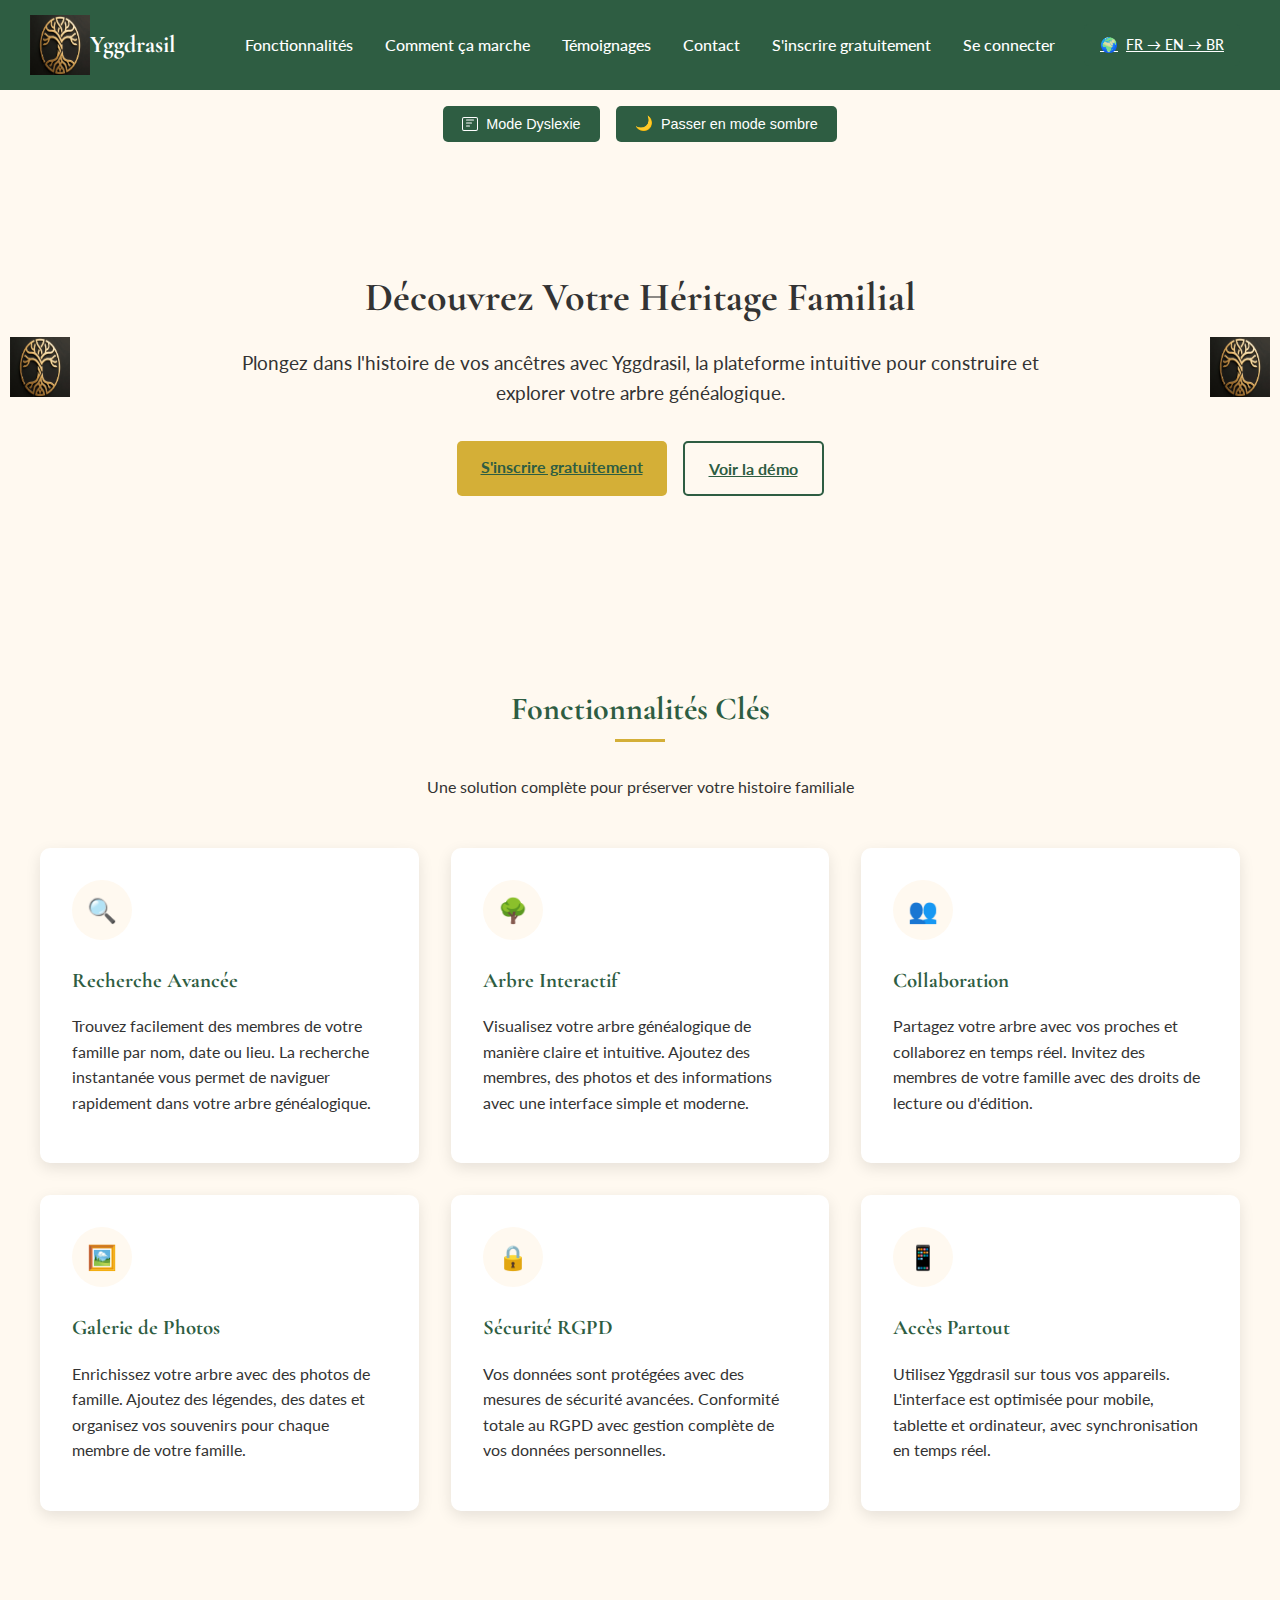
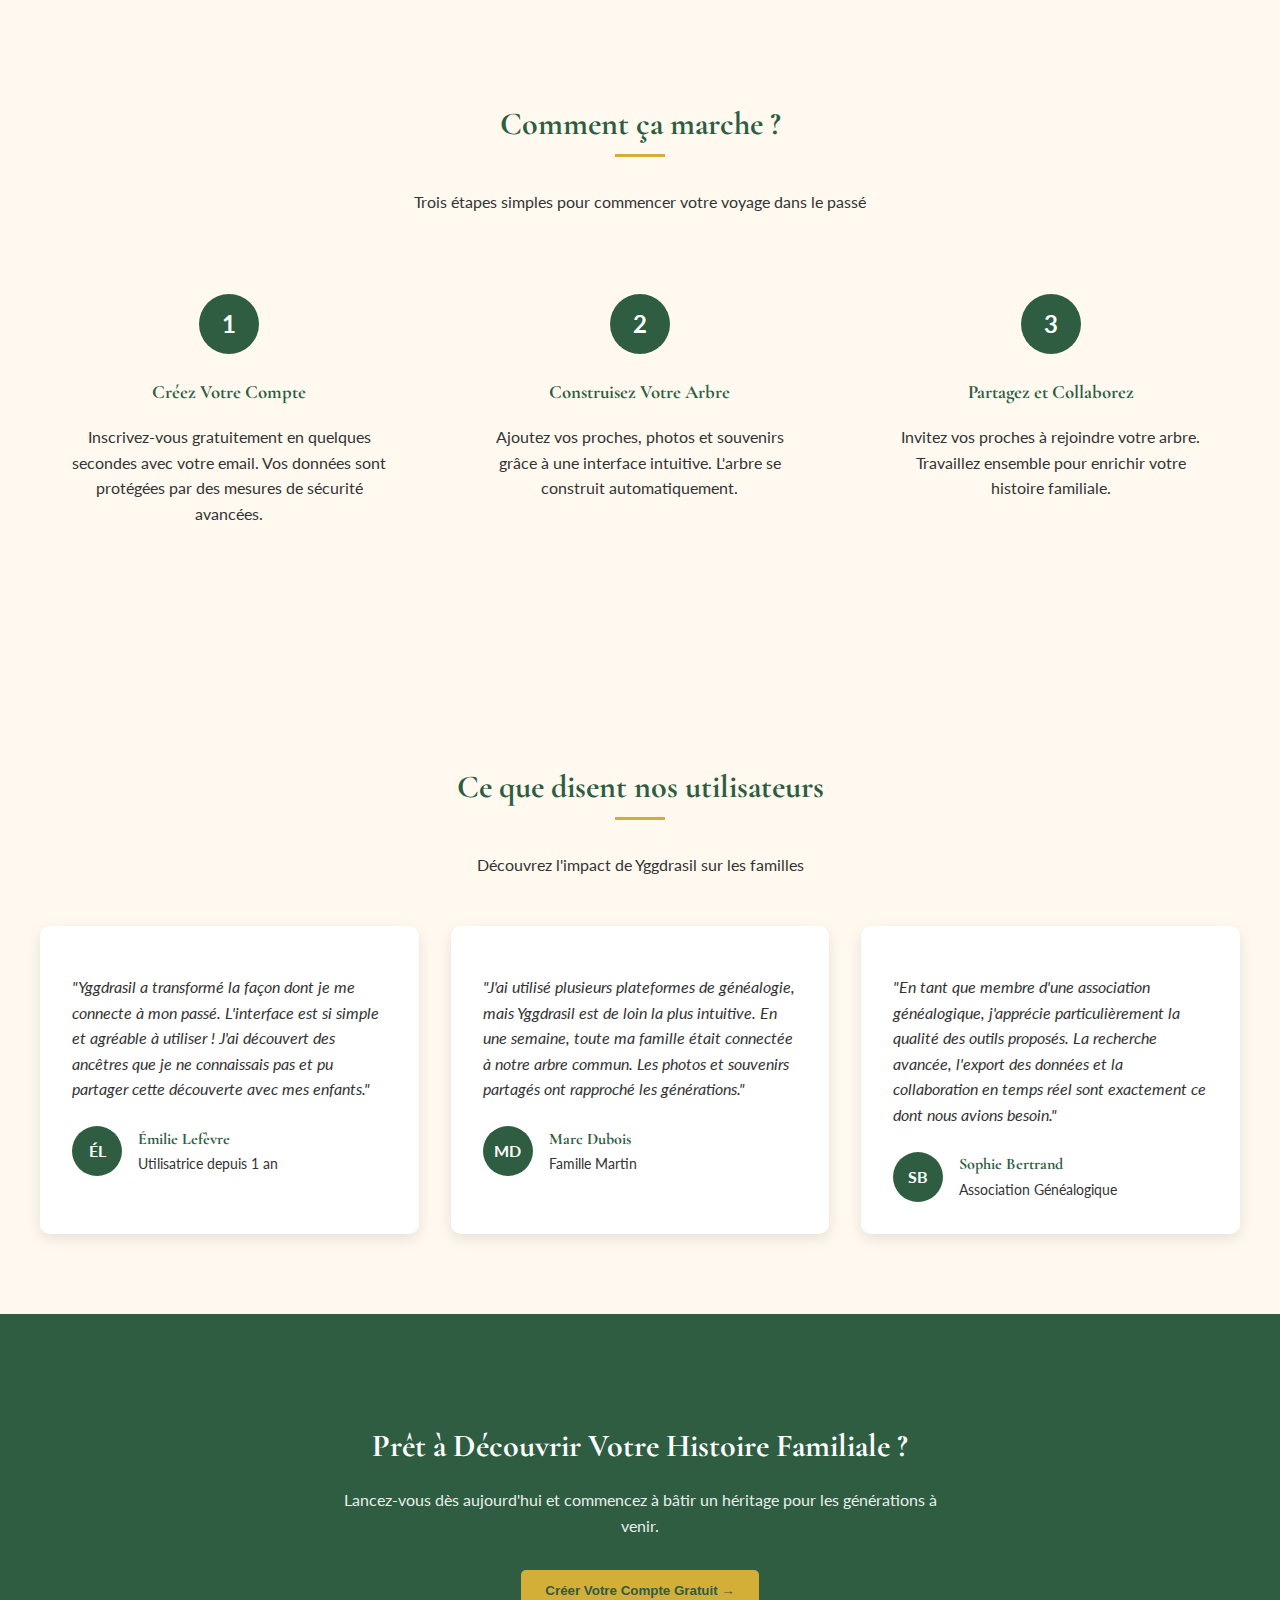
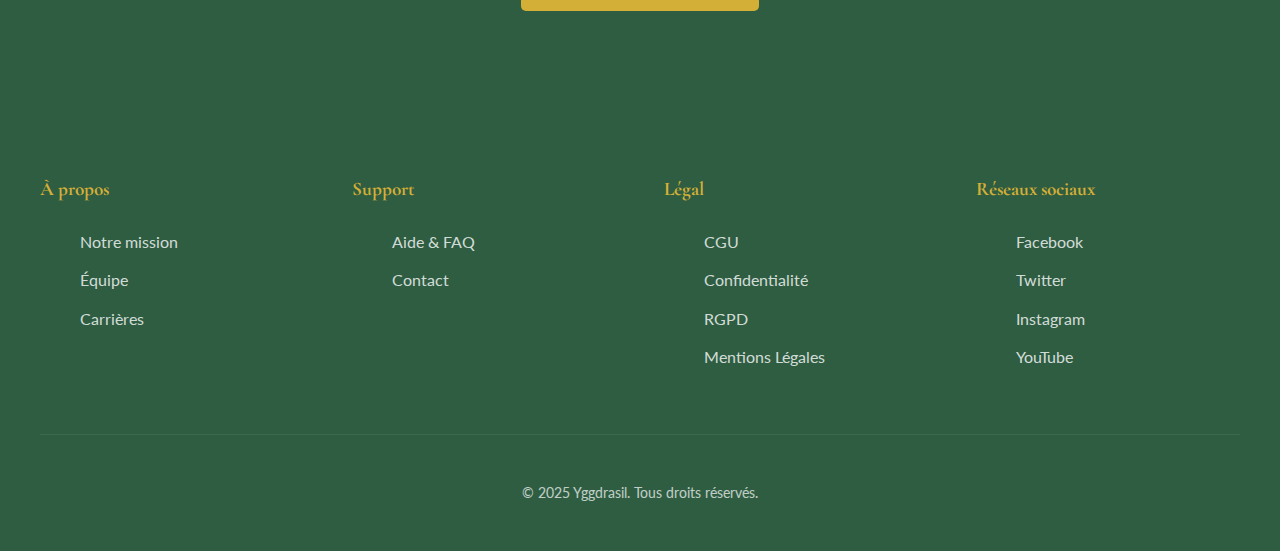
<file: index.html>
<!DOCTYPE html>
<html lang="fr">
<head>
    <meta charset="UTF-8">
    <meta name="darkreader-disable" content="true">
    <meta name="color-scheme" content="light">
    <meta name="viewport" content="width=device-width, initial-scale=1.0">
    <title>Yggdrasil - Arbre généalogique</title>

    <!-- Google Fonts -->
    <link href="https://fonts.googleapis.com/css2?family=Open+Sans:wght@400;700&family=Lato:wght@400;700&family=Cormorant+Garamond:wght@700&display=swap" rel="stylesheet">
    
    <!-- OpenDyslexic -->
    <link href="https://fonts.cdnfonts.com/css/open-dyslexic" rel="stylesheet">

    <style>
        /* === VARIABLES CSS === */
        :root {
            --forest-green: #2E5D42;
            --gold: #D4AF37;
            --cream: #F8F5F0;
            --light-cream: #FFF9F0;
            --text-dark: #ffffff;
            --text-light: #000000;
            --border-color: #E0D8C8;
            --bg-body: #FFF9F0;
            --bg-section: #FFF9F0;
            --header-bg: #2E5D42;
            --text-color: #333333;
            --card-bg: #FFFFFF;
            --footer-bg: #2E5D42;
            color-scheme: light;
        }

        /* === MODE SOMBRE (doit être après :root) === */
        .dark-mode {
            --bg-body: #1a1a1a;
            --bg-section: #2d2d2d;
            --header-bg: #1e3d2a;
            --text-color: #ffffff;
            --card-bg: #222;
            --border-color: #444;
            --footer-bg: #1e3d2a;
        }

        /* === STYLES GLOBAUX === */
        body {
            font-family: 'Lato', Arial, sans-serif;
            color: var(--text-color);
            line-height: 1.6;
            transition: all 0.4s ease;
            margin: 0;
            padding: 0;
            background-color: var(--bg-body);
        }

        h1, h2, h3, h4 {
            font-family: 'Cormorant Garamond', Georgia, serif;
            color: var(--forest-green);
            margin-bottom: 1rem;
        }

        .container {
            max-width: 1200px;
            margin: 0 auto;
            padding: 0 20px;
        }

        /* === HEADER === */
        header {
            background-color: var(--header-bg);
            color: white;
            padding: 1rem 0;
            position: sticky;
            top: 0;
            z-index: 100;
        }

        .header-content {
            display: flex;
            justify-content: space-between;
            align-items: center;
        }

        .logo {
            display: flex;
            align-items: center;
            gap: 10px;
        }

        .logo-icon {
            width: 40px;
            height: 40px;
            background-color: var(--gold);
            border-radius: 50%;
            display: flex;
            align-items: center;
            justify-content: center;
            color: var(--forest-green);
            font-weight: bold;
            font-size: 1.2rem;
        }

        .logo-text {
            font-family: 'Cormorant Garamond', serif;
            font-size: 1.5rem;
            font-weight: bold;
        }

        nav ul {
            display: flex;
            list-style: none;
            gap: 2rem;
        }

        nav a {
            color: white;
            text-decoration: none;
            font-weight: 500;
            transition: color 0.3s;
        }

        nav a:hover {
            color: var(--gold);
        }

        .cta-button {
            background-color: var(--gold);
            color: var(--forest-green);
            padding: 0.8rem 1.5rem;
            border: none;
            border-radius: 5px;
            font-weight: bold;
            cursor: pointer;
            transition: all 0.3s;
        }

        .cta-button:hover {
            background-color: white;
            transform: translateY(-2px);
        }

        /* === ACCESSIBILITÉ === */
        .accessibility-controls {
            display: flex;
            justify-content: center;
            margin: 1rem 0;
            gap: 1rem;
            flex-wrap: wrap;
        }

        .dyslexia-button {
            background-color: var(--forest-green);
            color: white;
            padding: 0.6rem 1.2rem;
            border: none;
            border-radius: 5px;
            font-weight: 500;
            cursor: pointer;
            transition: all 0.3s;
            font-size: 0.9rem;
            display: flex;
            align-items: center;
            gap: 0.5rem;
        }

        .dyslexia-button:hover {
            background-color: var(--gold);
            transform: translateY(-2px);
        }

        .dyslexia-button.active {
            background-color: var(--gold);
            color: var(--forest-green);
        }

        /* === HERO === */
        .hero {
            background-color: var(--bg-body);
            padding: 5rem 0;
            text-align: center;
            position: relative;
            color: var(--text-color);
        }

        .hero-logo-left, .hero-logo-right {
            position: absolute;
            top: 50%;
            transform: translateY(-50%);
            width: 60px;
            height: 60px;
            background-color: var(--gold);
            border-radius: 45%;
            display: flex;
            align-items: center;
            justify-content: center;
            color: var(--forest-green);
            font-weight: bold;
            font-size: 1.5rem;
            z-index: 1;
        }

        .hero-logo-left {
            left: 10px;
        }

        .hero-logo-right {
            right: 10px;
        }

        .hero-content {
            position: relative;
            z-index: 2;
            max-width: 800px;
            margin: 0 auto;
        }

        .hero h1 {
            font-size: 2.5rem;
            margin-bottom: 1rem;
            color: var(--text-color);
        }

        .hero p {
            font-size: 1.2rem;
            color: var(--text-light);
            color: var(--text-color);
            margin-bottom: 2rem;
        }

        .hero-buttons {
            display: flex;
            justify-content: center;
            gap: 1rem;
            margin-top: 2rem;
        }

        .secondary-button {
            background-color: transparent;
            color: var(--forest-green);
            padding: 0.8rem 1.5rem;
            border: 2px solid var(--forest-green);
            border-radius: 5px;
            font-weight: bold;
            cursor: pointer;
            transition: all 0.3s;
        }

        .secondary-button:hover {
            background-color: var(--forest-green);
            color: white;
        }

        /* === FONCTIONNALITÉS === */
        .features {
            background-color: var(--bg-section);
            padding: 5rem 0;
        }

        .section-title {
            text-align: center;
            margin-bottom: 3rem;
        }

        .section-title h2 {
            font-size: 2rem;
            position: relative;
            display: inline-block;
            padding-bottom: 0.5rem;
        }

        .section-title h2::after {
            content: '';
            position: absolute;
            bottom: 0;
            left: 50%;
            transform: translateX(-50%);
            width: 50px;
            height: 3px;
            background-color: var(--gold);
        }

        .features-grid {
            display: grid;
            grid-template-columns: repeat(auto-fit, minmax(300px, 1fr));
            gap: 2rem;
        }

        .feature-card {
            background-color: var(--card-bg);
            border-radius: 10px;
            padding: 2rem;
            box-shadow: 0 5px 15px rgba(0,0,0,0.1);
            transition: transform 0.3s;
        }

        .feature-card:hover {
            transform: translateY(-5px);
        }

        .feature-icon {
            width: 60px;
            height: 60px;
            background-color: var(--light-cream);
            border-radius: 50%;
            display: flex;
            align-items: center;
            justify-content: center;
            margin-bottom: 1.5rem;
            color: var(--forest-green);
            font-size: 1.5rem;
        }

        .feature-card h3 {
            font-size: 1.3rem;
            margin-bottom: 1rem;
        }

        /* === COMMENT ÇA MARCHE === */
        .how-it-works {
            padding: 5rem 0;
            background-color: var(--bg-section);
        }

        .steps {
            display: grid;
            grid-template-columns: repeat(auto-fit, minmax(250px, 1fr));
            gap: 2rem;
            margin-top: 3rem;
        }

        .step {
            text-align: center;
            padding: 2rem;
        }

        .step-number {
            width: 60px;
            height: 60px;
            background-color: var(--forest-green);
            color: white;
            border-radius: 50%;
            display: flex;
            align-items: center;
            justify-content: center;
            font-size: 1.5rem;
            font-weight: bold;
            margin: 0 auto 1.5rem;
        }

        /* === TÉMOIGNAGES === */
        .testimonials {
            padding: 5rem 0;
            background-color: var(--bg-section);
            color: var(--text-color);
        }

        .testimonial-grid {
            display: grid;
            grid-template-columns: repeat(auto-fit, minmax(300px, 1fr));
            gap: 2rem;
        }

        .testimonial-card {
            background-color: var(--card-bg);
            border-radius: 10px;
            padding: 2rem;
            box-shadow: 0 5px 15px rgba(0,0,0,0.1);
        }

        .testimonial-content {
            font-style: italic;
            margin-bottom: 1.5rem;
            color: var(--text-light);
            color: var(--text-color);
        }

        .testimonial-author {
            display: flex;
            align-items: center;
            gap: 1rem;
            color: var(--text-color);
        }

        .author-avatar {
            width: 50px;
            height: 50px;
            border-radius: 50%;
            background-color: var(--forest-green);
            display: flex;
            align-items: center;
            justify-content: center;
            color: white;
            font-weight: bold;
        }

        .author-info h4 {
            margin: 0;
            color: var(--forest-green);
        }

        .author-info p {
            margin: 0;
            color: var(--text-light);
            color: var(--text-color);
            font-size: 0.9rem;
        }

        /* === CTA === */
        .cta-section {
            padding: 5rem 0;
            background-color: var(--forest-green);
            color: white;
            text-align: center;
        }

        .cta-section h2 {
            color: white;
            font-size: 2rem;
            margin-bottom: 1rem;
        }

        .cta-section p {
            max-width: 600px;
            margin: 0 auto 2rem;
            opacity: 0.9;
        }

        /* === FOOTER === */
        footer {
            background-color: var(--footer-bg);
            color: white;
            padding: 4rem 0 2rem;
        }

        .footer-content {
            display: grid;
            grid-template-columns: repeat(auto-fit, minmax(200px, 1fr));
            gap: 3rem;
            margin-bottom: 3rem;
        }

        .footer-column h3 {
            color: var(--gold);
            margin-bottom: 1.5rem;
            font-size: 1.2rem;
        }

        .footer-column ul {
            list-style: none;
        }

        .footer-column ul li {
            margin-bottom: 0.8rem;
        }

        .footer-column a {
            color: rgba(255,255,255,0.8);
            text-decoration: none;
            transition: color 0.3s;
        }

        .footer-column a:hover {
            color: var(--gold);
        }

        .footer-bottom {
            text-align: center;
            padding-top: 2rem;
            border-top: 1px solid rgba(255,255,255,0.1);
            font-size: 0.9rem;
            opacity: 0.7;
        }

        /* === OPEN DYSLEXIC === */
        .opendyslexic {
            font-family: 'OpenDyslexic', 'Open Sans', 'Lato', sans-serif !important;
            line-height: 1.8;
        }

        /* === MODALS === */
        .modal {
            display: none;
            position: fixed;
            top: 0;
            left: 0;
            width: 100%;
            height: 100%;
            background: rgba(0,0,0,0.5);
            z-index: 1000;
            justify-content: center;
            align-items: center;
        }

        .modal-content {
            background: white;
            padding: 2rem;
            border-radius: 10px;
            width: 90%;
            max-width: 600px;
            max-height: 90vh;
            overflow-y: auto;
            color: #333;
        }

        .modal-header {
            display: flex;
            justify-content: space-between;
            align-items: center;
            margin-bottom: 1.5rem;
        }

        .modal-header h2 {
            margin: 0;
            color: var(--forest-green);
        }

        .modal-close {
            font-size: 1.5rem;
            background: none;
            border: none;
            cursor: pointer;
            color: #999;
        }

        .modal-close:hover {
            color: #333;
        }

        /* === RESPONSIVE === */
        @media (max-width: 768px) {
            .header-content {
                flex-direction: column;
                gap: 1rem;
            }
            nav ul {
                gap: 1rem;
            }
            .hero h1 {
                font-size: 2rem;
            }
            .hero-buttons {
                flex-direction: column;
                align-items: center;
            }
            .section-title h2 {
                font-size: 1.8rem;
            }
            .hero-logo-left, .hero-logo-right {
                display: none;
            }
        }
    </style>
</head>
<body>

    <!-- Charger OpenDyslexic -->
    <script>
        function loadOpenDyslexicFont() {
            if (!document.getElementById('opendyslexic-font')) {
                const link = document.createElement('link');
                link.id = 'opendyslexic-font';
                link.rel = 'stylesheet';
                link.href = 'https://fonts.cdnfonts.com/css/open-dyslexic';
                document.head.appendChild(link);
            }
        }
        loadOpenDyslexicFont();
    </script>

    <!-- Header -->
    <header>
        <div class="container">
            <div class="header-content">
                <div class="logo">
                    <a href="img/logo.png" class="logo-icon">
                        <img src="img/logo.png" alt="Yggdrasil Logo" style="width: 60px; height: 60px;">
                    </a>
                    <div class="logo-text">Yggdrasil</div>
                </div>
                <nav>
                    <ul>
                        <li><a href="#features" data-i18n="nav.features">Fonctionnalités</a></li>
                        <li><a href="#how-it-works" data-i18n="nav.how">Comment ça marche</a></li>
                        <li><a href="#testimonials" data-i18n="nav.testimonials">Témoignages</a></li>
                        <li><a href="#contact" data-i18n="nav.contact">Contact</a></li>
                        <li><a href="register.php"data-i18n="hero.cta">S'inscrire gratuitement</a></li>
                        <li><a href="login.php" data-i18n="connection.cta">Se connecter</a></li>
                    </ul>
                </nav>
                <a href="#" id="lang-toggle" class="dyslexia-button" style="font-size: 0.9rem; padding: 0.6rem 1rem;">
                    🌍 <span id="lang-text">FR → EN → BR</span>
                </a>
            </div>
        </div>
    </header>

    <!-- Contrôles d'accessibilité -->
    <div class="container">
        <div class="accessibility-controls">
            <button id="dyslexia-toggle" class="dyslexia-button">
                <svg xmlns="http://www.w3.org/2000/svg" width="16" height="16" fill="currentColor" viewBox="0 0 16 16">
                    <path d="M4 4a.5.5 0 0 1 .5-.5h7a.5.5 0 0 1 0 1h-7A.5.5 0 0 1 4 4zm0 3a.5.5 0 0 1 .5-.5h5a.5.5 0 0 1 0 1h-5a.5.5 0 0 1-.5-.5zm0 3a.5.5 0 0 1 .5-.5h3a.5.5 0 0 1 0 1h-3a.5.5 0 0 1-.5-.5z"/>
                    <path d="M2 1a2 2 0 0 0-2 2v10a2 2 0 0 0 2 2h12a2 2 0 0 0 2-2V3a2 2 0 0 0-2-2H2zm13 2v10a1 1 0 0 1-1 1H2a1 1 0 0 1-1-1V3a1 1 0 0 1 1-1h12a1 1 0 0 1 1 1z"/>
                </svg>
                <span data-i18n="access.dyslexia">Mode Dyslexie</span>
            </button>
            <button id="theme-toggle" class="dyslexia-button">
                🌙 <span data-i18n="access.dark">Passer en mode sombre</span>
            </button>
        </div>
    </div>

    <!-- Hero -->
    <section class="hero">
        <div class="hero-logo-left"><img src="img/logo.png" alt="Logo" style="width: 60px; height: 60px;"></div>
        <div class="hero-logo-right"><img src="img/logo.png" alt="Logo" style="width: 60px; height: 60px;"></div>
        <div class="container">
            <div class="hero-content">
                <h1 data-i18n="hero.title">Découvrez Votre Héritage Familial</h1>
                <p data-i18n="hero.subtitle">Plongez dans l'histoire de vos ancêtres avec Yggdrasil, la plateforme intuitive pour construire et explorer votre arbre généalogique.</p>
                <div class="hero-buttons">
                    <a href="register.php" class="cta-button" data-i18n="hero.cta">Commencez votre arbre</a>
                    <a href="demo.html" class="secondary-button" data-i18n="hero.demo">Voir la démo</a>
                </div>
            </div>
        </div>
    </section>

    <!-- Fonctionnalités -->
    <section class="features" id="features">
        <div class="container">
            <div class="section-title">
                <h2 data-i18n="features.title">Fonctionnalités Clés</h2>
                <p data-i18n="features.desc">Une solution complète pour préserver votre histoire familiale</p>
            </div>
            <div class="features-grid">
                <div class="feature-card">
                    <div class="feature-icon">🔍</div>
                    <h3 data-i18n="feature.search">Recherche Avancée</h3>
                    <p data-i18n="feature.search.desc">Trouvez facilement des membres de votre famille par nom, date ou lieu. La recherche instantanée vous permet de naviguer rapidement dans votre arbre généalogique.</p>
                </div>
                <div class="feature-card">
                    <div class="feature-icon">🌳</div>
                    <h3 data-i18n="feature.tree">Arbre Interactif</h3>
                    <p data-i18n="feature.tree.desc">Visualisez votre arbre généalogique de manière claire et intuitive. Ajoutez des membres, des photos et des informations avec une interface simple et moderne.</p>
                </div>
                <div class="feature-card">
                    <div class="feature-icon">👥</div>
                    <h3 data-i18n="feature.collab">Collaboration</h3>
                    <p data-i18n="feature.collab.desc">Partagez votre arbre avec vos proches et collaborez en temps réel. Invitez des membres de votre famille avec des droits de lecture ou d'édition.</p>
                </div>
                <div class="feature-card">
                    <div class="feature-icon">🖼️</div>
                    <h3 data-i18n="feature.gallery">Galerie de Photos</h3>
                    <p data-i18n="feature.gallery.desc">Enrichissez votre arbre avec des photos de famille. Ajoutez des légendes, des dates et organisez vos souvenirs pour chaque membre de votre famille.</p>
                </div>
                <div class="feature-card">
                    <div class="feature-icon">🔒</div>
                    <h3 data-i18n="feature.security">Sécurité RGPD</h3>
                    <p data-i18n="feature.security.desc">Vos données sont protégées avec des mesures de sécurité avancées. Conformité totale au RGPD avec gestion complète de vos données personnelles.</p>
                </div>
                <div class="feature-card">
                    <div class="feature-icon">📱</div>
                    <h3 data-i18n="feature.mobile">Accès Partout</h3>
                    <p data-i18n="feature.mobile.desc">Utilisez Yggdrasil sur tous vos appareils. L'interface est optimisée pour mobile, tablette et ordinateur, avec synchronisation en temps réel.</p>
                </div>
            </div>
        </div>
    </section>

    <!-- Comment ça marche -->
    <section class="how-it-works" id="how-it-works">
        <div class="container">
            <div class="section-title">
                <h2 data-i18n="how.title">Comment ça marche ?</h2>
                <p data-i18n="how.desc">Trois étapes simples pour commencer votre voyage dans le passé</p>
            </div>
            <div class="steps">
                <div class="step">
                    <div class="step-number">1</div>
                    <h3 data-i18n="step1.title">Créez Votre Compte</h3>
                    <p data-i18n="step1.desc">Inscrivez-vous gratuitement en quelques secondes avec votre email. Vos données sont protégées par des mesures de sécurité avancées.</p>
                </div>
                <div class="step">
                    <div class="step-number">2</div>
                    <h3 data-i18n="step2.title">Construisez Votre Arbre</h3>
                    <p data-i18n="step2.desc">Ajoutez vos proches, photos et souvenirs grâce à une interface intuitive. L'arbre se construit automatiquement.</p>
                </div>
                <div class="step">
                    <div class="step-number">3</div>
                    <h3 data-i18n="step3.title">Partagez et Collaborez</h3>
                    <p data-i18n="step3.desc">Invitez vos proches à rejoindre votre arbre. Travaillez ensemble pour enrichir votre histoire familiale.</p>
                </div>
            </div>
        </div>
    </section>

    <!-- Témoignages -->
    <section class="testimonials" id="testimonials">
        <div class="container">
            <div class="section-title">
                <h2 data-i18n="testimonials.title">Ce que disent nos utilisateurs</h2>
                <p data-i18n="testimonials.desc">Découvrez l'impact de Yggdrasil sur les familles</p>
            </div>
            <div class="testimonial-grid">
                <div class="testimonial-card">
                    <div class="testimonial-content">
                        <p data-i18n="testimonial.emilie">"Yggdrasil a transformé la façon dont je me connecte à mon passé. L'interface est si simple et agréable à utiliser ! J'ai découvert des ancêtres que je ne connaissais pas et pu partager cette découverte avec mes enfants."</p>
                    </div>
                    <div class="testimonial-author">
                        <div class="author-avatar">ÉL</div>
                        <div class="author-info">
                            <h4>Émilie Lefèvre</h4>
                            <p data-i18n="testimonial.emilie.role">Utilisatrice depuis 1 an</p>
                        </div>
                    </div>
                </div>
                <div class="testimonial-card">
                    <div class="testimonial-content">
                        <p data-i18n="testimonial.marc">"J'ai utilisé plusieurs plateformes de généalogie, mais Yggdrasil est de loin la plus intuitive. En une semaine, toute ma famille était connectée à notre arbre commun. Les photos et souvenirs partagés ont rapproché les générations."</p>
                    </div>
                    <div class="testimonial-author">
                        <div class="author-avatar">MD</div>
                        <div class="author-info">
                            <h4>Marc Dubois</h4>
                            <p data-i18n="testimonial.marc.role">Famille Martin</p>
                        </div>
                    </div>
                </div>
                <div class="testimonial-card">
                    <div class="testimonial-content">
                        <p data-i18n="testimonial.sophie">"En tant que membre d'une association généalogique, j'apprécie particulièrement la qualité des outils proposés. La recherche avancée, l'export des données et la collaboration en temps réel sont exactement ce dont nous avions besoin."</p>
                    </div>
                    <div class="testimonial-author">
                        <div class="author-avatar">SB</div>
                        <div class="author-info">
                            <h4>Sophie Bertrand</h4>
                            <p data-i18n="testimonial.sophie.role">Association Généalogique</p>
                        </div>
                    </div>
                </div>
            </div>
        </div>
    </section>

    <!-- CTA -->
    <section class="cta-section">
        <div class="container">
            <h2 data-i18n="cta.title">Prêt à Découvrir Votre Histoire Familiale ?</h2>
            <p data-i18n="cta.desc">Lancez-vous dès aujourd'hui et commencez à bâtir un héritage pour les générations à venir.</p>
            <button class="cta-button" data-i18n="cta.button">Créer Votre Compte Gratuit →</button>
        </div>
    </section>

    <!-- Footer -->
    <footer id="contact">
        <div class="container">
            <div class="footer-content">
                <div class="footer-column">
                    <h3 data-i18n="footer.about">À propos</h3>
                    <ul>
                        <li><a href="#" onclick="openModal('about-modal')">Notre mission</a></li>
                        <li><a href="#" onclick="openModal('team-modal')">Équipe</a></li>
                        <li><a href="#" onclick="openModal('careers-modal')">Carrières</a></li>
                    </ul>
                </div>
                <div class="footer-column">
                    <h3 data-i18n="footer.support">Support</h3>
                    <ul>
                        <li><a href="explication/faq.php" data-i18n="footer.faq">Aide & FAQ</a></li>
                        <li><a href="#" onclick="openModal('contact-modal')">Contact</a></li>
                    </ul>
                </div>
                <div class="footer-column">
                    <h3 data-i18n="footer.legal">Légal</h3>
                    <ul>
                        <li><a href="#" onclick="openModal('terms-modal')">CGU</a></li>
                        <li><a href="#" onclick="openModal('privacy-modal')">Confidentialité</a></li>
                        <li><a href="#" onclick="openModal('gdpr-modal')">RGPD</a></li>
                        <li><a href="#" onclick="openModal('legal-modal')">Mentions Légales</a></li>
                    </ul>
                </div>
                <div class="footer-column">
                    <h3 data-i18n="footer.social">Réseaux sociaux</h3>
                    <ul>
                        <li><a href="https://facebook.com/yggdrasil" target="_blank">Facebook</a></li>
                        <li><a href="https://twitter.com/yggdrasil" target="_blank">Twitter</a></li>
                        <li><a href="https://instagram.com/yggdrasil" target="_blank">Instagram</a></li>
                        <li><a href="https://youtube.com/yggdrasil" target="_blank">YouTube</a></li>
                    </ul>
                </div>
            </div>
            <div class="footer-bottom">
                <p>&copy; 2025 Yggdrasil. <span data-i18n="footer.allrights">Tous droits réservés.</span></p>
            </div>
        </div>
    </footer>

    <!-- MODALS LÉGAUX -->
    <div id="terms-modal" class="modal" style="display: none;">
        <div class="modal-content">
            <div class="modal-header">
                <h2 class="modal-title" data-i18n="modal.terms_title">Conditions Générales d'Utilisation</h2>
                <button class="modal-close">&times;</button>
            </div>
            <div class="modal-body">
                <p data-i18n="modal.terms_p1">Bienvenue sur Yggdrasil. En utilisant notre service, vous acceptez ces conditions.</p>
                <h3 data-i18n="modal.terms_1">1. Acceptation des conditions</h3>
                <p data-i18n="modal.terms_1_desc">L'utilisation de Yggdrasil implique l'acceptation de ces conditions. Vous garantissez que les données saisies respectent la vie privée des personnes vivantes.</p>
                <h3 data-i18n="modal.terms_2">2. Compte utilisateur</h3>
                <p data-i18n="modal.terms_2_desc">Vous êtes responsable de la sécurité de votre mot de passe. Yggdrasil ne peut être tenu responsable des accès non autorisés dus à une mauvaise gestion du mot de passe.</p>
                <h3 data-i18n="modal.terms_3">3. Données familiales</h3>
                <p data-i18n="modal.terms_3_desc">Les données saisies restent la propriété de l'utilisateur. Yggdrasil s'engage à ne jamais vendre ni partager ces données avec des tiers.</p>
                <h3 data-i18n="modal.terms_4">4. Abonnement (si premium)</h3>
                <p data-i18n="modal.terms_4_desc">Un abonnement premium permet des fonctionnalités étendues (export PDF, historique complet, etc.). L'annulation se fait à tout moment.</p>
            </div>
        </div>
    </div>

    <div id="privacy-modal" class="modal" style="display: none;">
        <div class="modal-content">
            <div class="modal-header">
                <h2 class="modal-title" data-i18n="modal.privacy_title">Politique de Confidentialité</h2>
                <button class="modal-close">&times;</button>
            </div>
            <div class="modal-body">
                <p data-i18n="modal.privacy_p1">Nous respectons votre vie privée. Cette politique explique comment nous protégeons vos données.</p>
                <h3 data-i18n="modal.privacy_1">1. Collecte des données</h3>
                <p data-i18n="modal.privacy_1_desc">Nous collectons votre email, nom, pays et données nécessaires à la création de l'arbre. Aucune donnée sensible (religion, santé) n'est collectée.</p>
                <h3 data-i18n="modal.privacy_2">2. Sécurité</h3>
                <p data-i18n="modal.privacy_2_desc">Vos données sont chiffrées (SHA-256) et stockées sur des serveurs sécurisés en France, conformément au RGPD.</p>
                <h3 data-i18n="modal.privacy_3">3. Partage</h3>
                <p data-i18n="modal.privacy_3_desc">Aucune donnée n'est vendue. Le partage se fait uniquement avec les membres que vous invitez.</p>
                <h3 data-i18n="modal.privacy_4">4. Vos droits</h3>
                <p data-i18n="modal.privacy_4_desc">Vous avez le droit d'accéder, corriger, exporter ou supprimer vos données à tout moment depuis votre tableau de bord.</p>
            </div>
        </div>
    </div>

    <div id="gdpr-modal" class="modal" style="display: none;">
        <div class="modal-content">
            <div class="modal-header">
                <h2 class="modal-title">Conformité RGPD</h2>
                <button class="modal-close">&times;</button>
            </div>
            <div class="modal-body">
                <p>Yggdrasil respecte pleinement le Règlement Général sur la Protection des Données (RGPD) de l'Union Européenne.</p>
                <h3>1. Responsable du traitement</h3>
                <p>Yggdrasil SAS – 123 Rue de la Généalogie, 29200 Brest, France</p>
                <h3>2. Finalité du traitement</h3>
                <p>Création et gestion d'arbres généalogiques, collaboration familiale.</p>
                <h3>3. Vos droits (art. 15 à 22 RGPD)</h3>
                <ul>
                    <li>Accès à vos données</li>
                    <li>Rectification des données inexactes</li>
                    <li>Effacement ("droit à l'oubli")</li>
                    <li>Portabilité des données (export)</li>
                    <li>Opposition au traitement</li>
                </ul>
                <p>Pour exercer vos droits, contactez : <strong>dpo@yggdrasil.bzh</strong></p>
            </div>
        </div>
    </div>

    <div id="legal-modal" class="modal" style="display: none;">
        <div class="modal-content">
            <div class="modal-header">
                <h2 class="modal-title">Mentions Légales</h2>
                <button class="modal-close">&times;</button>
            </div>
            <div class="modal-body">
                <h3>Éditeur du site</h3>
                <p><strong>Yggdrasil SAS</strong><br>
                SARL au capital de 50 000 €<br>
                SIRET : 123 456 789 00012<br>
                123 Rue de la Généalogie, 29200 Brest, France</p>
                <h3>Hébergeur</h3>
                <p><strong>OVH SAS</strong><br>
                2 rue Kellermann, 59100 Roubaix, France</p>
                <h3>Directeur de publication</h3>
                <p>Marie Le Goff, Directrice Générale</p>
            </div>
        </div>
    </div>

    <div id="contact-modal" class="modal" style="display: none;">
        <div class="modal-content">
            <div class="modal-header">
                <h2 class="modal-title">Contact</h2>
                <button class="modal-close">&times;</button>
            </div>
            <div class="modal-body">
                <p>Pour toute question :</p>
                <ul>
                    <li>📧 <a href="mailto:support@yggdrasil.bzh">support@yggdrasil.bzh</a></li>
                    <li>📞 02 98 00 00 00 (9h-18h, lun-vend)</li>
                    <li>📍 123 Rue de la Généalogie, 29200 Brest</li>
                </ul>
            </div>
        </div>
    </div>

    <!-- SCRIPTS -->
    <script>
        // === DICTIONNAIRE DE TRADUCTION ===
        const translations = {
            fr: {
                'nav.features': 'Fonctionnalités',
                'nav.how': 'Comment ça marche',
                'nav.testimonials': 'Témoignages',
                'nav.contact': 'Contact',
                'hero.title': 'Découvrez Votre Héritage Familial',
                'hero.subtitle': 'Plongez dans l\'histoire de vos ancêtres avec Yggdrasil, la plateforme intuitive pour construire et explorer votre arbre généalogique.',
                'hero.cta': 'S\'inscrire gratuitement',
                'hero.demo': 'Voir la démo',
                'features.title': 'Fonctionnalités Clés',
                'features.desc': 'Une solution complète pour préserver votre histoire familiale',
                'feature.search': 'Recherche Avancée',
                'feature.search.desc': 'Trouvez facilement des membres de votre famille par nom, date ou lieu. La recherche instantanée vous permet de naviguer rapidement dans votre arbre généalogique.',
                'feature.tree': 'Arbre Interactif',
                'feature.tree.desc': 'Visualisez votre arbre généalogique de manière claire et intuitive. Ajoutez des membres, des photos et des informations avec une interface simple et moderne.',
                'feature.collab': 'Collaboration',
                'feature.collab.desc': 'Partagez votre arbre avec vos proches et collaborez en temps réel. Invitez des membres de votre famille avec des droits de lecture ou d\'édition.',
                'feature.gallery': 'Galerie de Photos',
                'feature.gallery.desc': 'Enrichissez votre arbre avec des photos de famille. Ajoutez des légendes, des dates et organisez vos souvenirs pour chaque membre de votre famille.',
                'feature.security': 'Sécurité RGPD',
                'feature.security.desc': 'Vos données sont protégées avec des mesures de sécurité avancées. Conformité totale au RGPD avec gestion complète de vos données personnelles.',
                'feature.mobile': 'Accès Partout',
                'feature.mobile.desc': 'Utilisez Yggdrasil sur tous vos appareils. L\'interface est optimisée pour mobile, tablette et ordinateur, avec synchronisation en temps réel.',
                'how.title': 'Comment ça marche ?',
                'how.desc': 'Trois étapes simples pour commencer votre voyage dans le passé',
                'step1.title': 'Créez Votre Compte',
                'step1.desc': 'Inscrivez-vous gratuitement en quelques secondes avec votre email. Vos données sont protégées par des mesures de sécurité avancées.',
                'step2.title': 'Construisez Votre Arbre',
                'step2.desc': 'Ajoutez vos proches, photos et souvenirs grâce à une interface intuitive. L\'arbre se construit automatiquement.',
                'step3.title': 'Partagez et Collaborez',
                'step3.desc': 'Invitez vos proches à rejoindre votre arbre. Travaillez ensemble pour enrichir votre histoire familiale.',
                'testimonials.title': 'Ce que disent nos utilisateurs',
                'testimonials.desc': 'Découvrez l\'impact de Yggdrasil sur les familles',
                'testimonial.emilie': '"Yggdrasil a transformé la façon dont je me connecte à mon passé. L\'interface est si simple et agréable à utiliser ! J\'ai découvert des ancêtres que je ne connaissais pas et pu partager cette découverte avec mes enfants."',
                'testimonial.emilie.role': 'Utilisatrice depuis 1 an',
                'testimonial.marc': '"J\'ai utilisé plusieurs plateformes de généalogie, mais Yggdrasil est de loin la plus intuitive. En une semaine, toute ma famille était connectée à notre arbre commun. Les photos et souvenirs partagés ont rapproché les générations."',
                'testimonial.marc.role': 'Famille Martin',
                'testimonial.sophie': '"En tant que membre d\'une association généalogique, j\'apprécie particulièrement la qualité des outils proposés. La recherche avancée, l\'export des données et la collaboration en temps réel sont exactement ce dont nous avions besoin."',
                'testimonial.sophie.role': 'Association Généalogique',
                'cta.title': 'Prêt à Découvrir Votre Histoire Familiale ?',
                'cta.desc': 'Lancez-vous dès aujourd\'hui et commencez à bâtir un héritage pour les générations à venir.',
                'cta.button': 'Créer Votre Compte Gratuit →',
                'footer.about': 'À propos',
                'footer.support': 'Support',
                'footer.legal': 'Légal',
                'footer.social': 'Réseaux sociaux',
                'footer.allrights': 'Tous droits réservés.',
                'access.dyslexia': 'Mode Dyslexie',
                'access.dark': 'Passer en mode sombre'
            },
            en: {
                'nav.features': 'Features',
                'nav.how': 'How It Works',
                'nav.testimonials': 'Testimonials',
                'nav.contact': 'Contact',
                'hero.title': 'Discover Your Family Heritage',
                'hero.subtitle': 'Dive into your ancestor\'s history with Yggdrasil, the intuitive platform to build and explore your family tree.',
                'hero.cta': 'Sign Up Free',
                'hero.demo': 'See Demo',
                'features.title': 'Key Features',
                'features.desc': 'A complete solution to preserve your family history',
                'feature.search': 'Advanced Search',
                'feature.search.desc': 'Easily find family members by name, date, or location. Instant search helps you navigate your family tree quickly.',
                'feature.tree': 'Interactive Tree',
                'feature.tree.desc': 'Visualize your family tree clearly and intuitively. Add members, photos, and information with a simple, modern interface.',
                'feature.collab': 'Collaboration',
                'feature.collab.desc': 'Share your tree with relatives and collaborate in real time. Invite family members with read or edit permissions.',
                'feature.gallery': 'Photo Gallery',
                'feature.gallery.desc': 'Enrich your tree with family photos. Add captions, dates, and organize memories for each family member.',
                'feature.security': 'GDPR Security',
                'feature.security.desc': 'Your data is protected with advanced security measures. Fully GDPR-compliant with full control over your personal data.',
                'feature.mobile': 'Access Anywhere',
                'feature.mobile.desc': 'Use Yggdrasil on all your devices. The interface is optimized for mobile, tablet, and desktop, with real-time sync.',
                'how.title': 'How It Works?',
                'how.desc': 'Three simple steps to begin your journey into the past',
                'step1.title': 'Create Your Account',
                'step1.desc': 'Sign up in seconds with your email. Your data is protected with advanced security measures.',
                'step2.title': 'Build Your Tree',
                'step2.desc': 'Add relatives, photos, and memories using an intuitive interface. The tree builds itself automatically.',
                'step3.title': 'Share & Collaborate',
                'step3.desc': 'Invite your family to join your tree. Work together to enrich your family history.',
                'testimonials.title': 'What Our Users Say',
                'testimonials.desc': 'Discover the impact of Yggdrasil on families',
                'testimonial.emilie': '"Yggdrasil transformed how I connect with my past. The interface is so simple and pleasant to use! I discovered ancestors I didn’t know about and shared this journey with my children."',
                'testimonial.emilie.role': 'User for 1 year',
                'testimonial.marc': '"I\'ve used several genealogy platforms, but Yggdrasil is by far the most intuitive. Within a week, my entire family was connected to our shared tree. Shared photos and memories brought generations closer."',
                'testimonial.marc.role': 'Martin Family',
                'testimonial.sophie': '"As a member of a genealogical association, I appreciate the quality of the tools offered. Advanced search, data export, and real-time collaboration are exactly what we needed."',
                'testimonial.sophie.role': 'Genealogical Association',
                'cta.title': 'Ready to Discover Your Family Story?',
                'cta.desc': 'Get started today and begin building a legacy for future generations.',
                'cta.button': 'Create Your Free Account →',
                'footer.about': 'About',
                'footer.support': 'Support',
                'footer.legal': 'Legal',
                'footer.social': 'Social Media',
                'footer.allrights': 'All rights reserved.',
                'access.dyslexia': 'Dyslexia Mode',
                'access.dark': 'Switch to Dark Mode'
            },
            br: {
                'nav.features': 'Perakroù',
                'nav.how': 'Petra eo',
                'nav.testimonials': 'Temoignages',
                'nav.contact': 'Darempred',
                'hero.title': 'Diskouezit Ho Trenezhen Teul',
                'hero.subtitle': 'Adkemerit istor ho zudeni ha seveni gant Yggdrasil, al lec\'hiadur skaragadus evit sevel ha skoazellañ ho kernezenn genealogel.',
                'hero.cta': 'Izili a-bell',
                'hero.demo': 'Gwelet ar demo',
                'features.title': 'Perakroù Bravañ',
                'features.desc': 'Un toullad klok evit enrollañ ho istor teul',
                'feature.search': 'Klask Advantek',
                'feature.search.desc': 'Kavet a raist mat ar membroù eus ho teuli war an anv, an deiz pe ar barrez. Klask er benn-klok evit skoazell ho kernezenn genealogel.',
                'feature.tree': 'Kernezenn Skaragadus',
                'feature.tree.desc': 'Gwelet ho kernezenn genealogel a-blaen da gouel hag a-blaen da gompren. Ouzhpennit tud, skeudennoù ha titouroù gant ur mutuad skaragadus hag oioù.',
                'feature.collab': 'Kendeuz',
                'feature.collab.desc': 'Rannañ ho kernezenn gant ho karantez ha kendeuzit war-dro. Kerkent ar membroù eus ho teuli gant gwir resev pe modifikadur.',
                'feature.gallery': 'Kened',
                'feature.gallery.desc': 'Pennañ ho kernezenn gant skeudennoù teul. Ouzhpennit diskribladoù, deizioù ha renklet ho souvenezioù evit pep hini.',
                'feature.security': 'Surenti GDPR',
                'feature.security.desc': 'Ho titouroù a zo surentet gant desveriùri surenti. Gouestizhiet GDPR gant gouvernetenn klok eus ho titouroù personel.',
                'feature.mobile': 'Mont da Vle',
                'feature.mobile.desc': 'Implijit Yggdrasil war pep hiniad. Al linenn a zo dibabet evit mobili, tablet, hag urzhiataer, gant sinkronelaat war-dro.',
                'how.title': 'Petra eo ?', 
                'how.desc': 'Tri lec\'hiad skorri evit kregiñ ho sevenadur en dremen',
                'step1.title': 'Krouit Ho Kont',
                'step1.desc': 'Iziliit a-bell e segondennoù gant ho chomlec\'h. Ho titouroù a zo surentet gant desveriùri surenti.',
                'step2.title': 'Sevelit Ho Kernezenn',
                'step2.desc': 'Ouzhpennit ho karantez, skeudennoù ha souvenezioù gant ur mutuad skaragadus. Kernezenn a sevel war-dro.',
                'step3.title': 'Rannañ ha Kendeuz',
                'step3.desc': 'Kerkent ho karantez da jediñ ho kernezenn. Labourit kempen evit pennañ ho istor teul.',
                'testimonials.title': 'Petra a ra arveriad',
                'testimonials.desc': 'Diskouezit implij Yggdrasil war ar vugale',
                'testimonial.emilie': '"Yggdrasil a cheñchet penaos em eus kevreañ gant ma dremen. Al linenn a zo skaragadus ha plegr! Ouzhpennin a raist tud a n\'oua ket goulennet ha rannet gant ma vugale."',
                'testimonial.emilie.role': 'Arveriad eus 1 bloaz',
                'testimonial.marc': '"Implijet a raist me plussaouar lec\'hiadur genealogel, met Yggdrasil a zo al lec\'hiadur skaragadus. En ur sizhun, ho teuli a zo kevreet d\'ar gernezenn. Skeudennoù ha souvenezioù rannet a zo betunet ar genadurioù."',
                'testimonial.marc.role': 'Teuli Martin',
                'testimonial.sophie': '"Evel membroù un asosad genealogel, graet a ra ganeon kalite al perakroù. Klask advantek, ezporzh titouroù ha kendeuz war-dro a zo petra o vefe ret deomp."',
                'testimonial.sophie.role': 'Asosad Genealogel',
                'cta.title': 'Gourc\'hemennek evit diskouezit ho istor teul ?',
                'cta.desc': 'Kregiñ hoiñ evit sevel ur trenezhen evit ar genadurioù a zisk.',
                'cta.button': 'Krouiñ Ho Kont Amankavel →',
                'footer.about': 'A-zivout',
                'footer.support': 'Skor',
                'footer.legal': 'Lezenn',
                'footer.social': 'Kenurzhiaou',
                'footer.allrights': 'An holl gwirioù rezervet.',
                'access.dyslexia': 'Mod Dyslexie',
                'access.dark': 'Trec\'h da gouloù tiñj'
            }
        };

        // Liste des langues
        const languages = ['fr', 'en', 'br'];
        const langNames = {
            fr: 'FR → EN → BR',
            en: 'EN → BR → FR',
            br: 'BR → FR → EN'
        };

        // Appliquer la traduction
        function setLanguage(lang) {
            document.querySelectorAll('[data-i18n]').forEach(el => {
                const key = el.getAttribute('data-i18n');
                if (translations[lang] && translations[lang][key]) {
                    if (el.tagName === 'INPUT' || el.tagName === 'TEXTAREA') {
                        el.setAttribute('placeholder', translations[lang][key]);
                    } else {
                        el.textContent = translations[lang][key];
                    }
                }
            });
            document.getElementById('lang-text').textContent = langNames[lang];
            document.documentElement.lang = lang;
            localStorage.setItem('language', lang);
        }

        // Charger au démarrage
        document.addEventListener('DOMContentLoaded', function () {
            const savedLang = localStorage.getItem('language');
            const initialLang = languages.includes(savedLang) ? savedLang : 'fr';
            setLanguage(initialLang);

            // Bascule langue
            document.getElementById('lang-toggle').addEventListener('click', function () {
                const currentLang = localStorage.getItem('language') || 'fr';
                const currentIndex = languages.indexOf(currentLang);
                const nextLang = languages[(currentIndex + 1) % languages.length];
                setLanguage(nextLang);
            });

            // === MODE DYSLEXIE ===
            const dyslexiaToggle = document.getElementById('dyslexia-toggle');
            const body = document.body;
            const savedDyslexia = localStorage.getItem('dyslexiaMode') === 'true';

            if (savedDyslexia) {
                body.classList.add('opendyslexic');
            }

            function updateDyslexiaButton() {
                const lang = localStorage.getItem('language') || 'fr';
                const text = body.classList.contains('opendyslexic')
                    ? translations[lang]['access.dyslexia'] + ' (activé)'
                    : translations[lang]['access.dyslexia'];
                dyslexiaToggle.classList.toggle('active', body.classList.contains('opendyslexic'));
                dyslexiaToggle.innerHTML = `
                    <svg xmlns="http://www.w3.org/2000/svg" width="16" height="16" fill="currentColor" viewBox="0 0 16 16">
                        <path d="M4 4a.5.5 0 0 1 .5-.5h7a.5.5 0 0 1 0 1h-7A.5.5 0 0 1 4 4zm0 3a.5.5 0 0 1 .5-.5h5a.5.5 0 0 1 0 1h-5a.5.5 0 0 1-.5-.5zm0 3a.5.5 0 0 1 .5-.5h3a.5.5 0 0 1 0 1h-3a.5.5 0 0 1-.5-.5z"/>
                        <path d="M2 1a2 2 0 0 0-2 2v10a2 2 0 0 0 2 2h12a2 2 0 0 0 2-2V3a2 2 0 0 0-2-2H2zm13 2v10a1 1 0 0 1-1 1H2a1 1 0 0 1-1-1V3a1 1 0 0 1 1-1h12a1 1 0 0 1 1 1z"/>
                    </svg>
                    <span>${text}</span>
                `;
            }

            dyslexiaToggle.addEventListener('click', () => {
                body.classList.toggle('opendyslexic');
                localStorage.setItem('dyslexiaMode', body.classList.contains('opendyslexic') ? 'true' : 'false');
                updateDyslexiaButton();
            });

            updateDyslexiaButton();

            // === MODE SOMBRE ===
            const themeToggle = document.getElementById('theme-toggle');
            const savedTheme = localStorage.getItem('theme') || 'light';

            if (savedTheme === 'dark') {
                body.classList.add('dark-mode');
            }

            function updateThemeButton() {
                const lang = localStorage.getItem('language') || 'fr';
                const isDark = body.classList.contains('dark-mode');
                const text = isDark 
                    ? translations[lang]['access.dark'].replace('sombre', 'clair').replace('Dark', 'Light') 
                    : translations[lang]['access.dark'];
                themeToggle.innerHTML = (isDark ? '☀️ ' : '🌙 ') + `<span data-i18n="access.dark">${text}</span>`;
            }

            themeToggle.addEventListener('click', () => {
                body.classList.toggle('dark-mode');
                localStorage.setItem('theme', body.classList.contains('dark-mode') ? 'dark' : 'light');
                updateThemeButton();
            });

            updateThemeButton();
        });

        // === FONCTIONS MODALS ===
        function openModal(modalId) {
            const modal = document.getElementById(modalId);
            if (modal) {
                modal.style.display = 'flex';
            }
        }

        // Fermer les modals
        document.querySelectorAll('.modal-close').forEach(btn => {
            btn.addEventListener('click', function() {
                const modal = this.closest('.modal');
                if (modal) modal.style.display = 'none';
            });
        });

        // Fermer en cliquant en dehors
        window.addEventListener('click', function(e) {
            document.querySelectorAll('.modal').forEach(modal => {
                if (e.target === modal) {
                    modal.style.display = 'none';
                }
            });
        });
    </script>

</body>
</html>
</file>
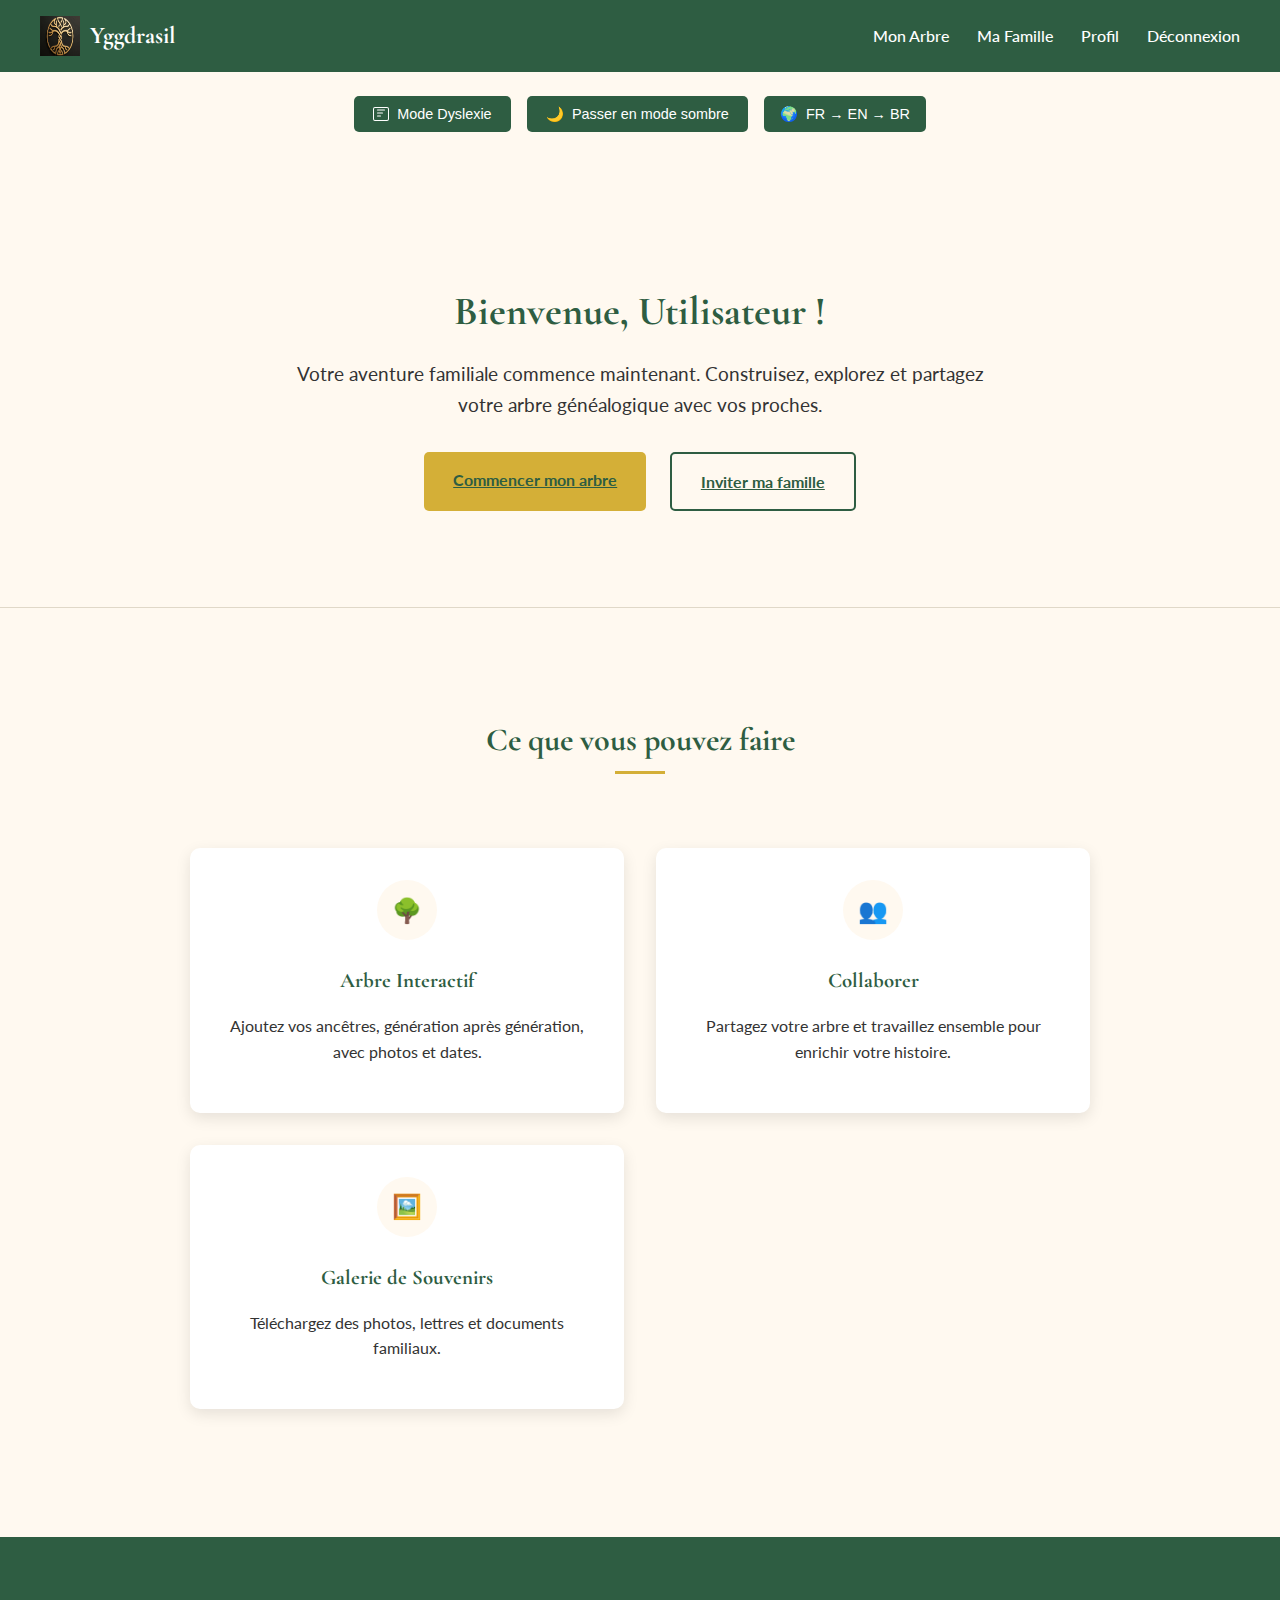
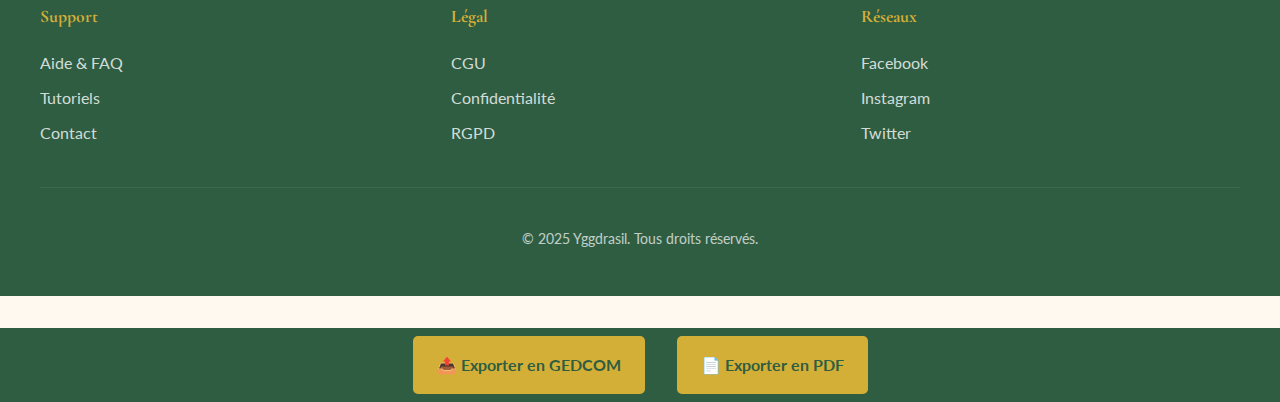
<file: dashboard.html>
<!DOCTYPE html>
<html lang="fr">
<head>
    <meta charset="UTF-8">
    <meta name="darkreader-disable" content="true">
    <meta name="color-scheme" content="light">
    <meta name="viewport" content="width=device-width, initial-scale=1.0">
    <title>Tableau de bord - Yggdrasil</title>

    <!-- Google Fonts -->
    <link href="https://fonts.googleapis.com/css2?family=Open+Sans:wght@400;700&family=Lato:wght@400;700&family=Cormorant+Garamond:wght@700&display=swap" rel="stylesheet">
    
    <!-- OpenDyslexic -->
    <link href="https://fonts.cdnfonts.com/css/open-dyslexic" rel="stylesheet">

    <style>
        :root {
            --forest-green: #2E5D42;
            --gold: #D4AF37;
            --cream: #F8F5F0;
            --light-cream: #FFF9F0;
            --text-dark: #333;
            --text-light: #666;
            --border-color: #E0D8C8;

            --bg-body: #FFF9F0;
            --bg-section: #FFF9F0;
            --header-bg: #2E5D42;
            --text-color: #333333;
            --card-bg: #FFFFFF;
            --footer-bg: #2E5D42;
            --shadow: 0 5px 15px rgba(0,0,0,0.1);
        }

        .dark-mode {
            --bg-body: #1a1a1a;
            --bg-section: #2d2d2d;
            --header-bg: #1e3d2a;
            --text-color: #e0e0e0;
            --card-bg: #222;
            --border-color: #444;
            --footer-bg: #1e3d2a;
        }

        body {
            font-family: 'Lato', Arial, sans-serif;
            color: var(--text-color);
            background-color: var(--bg-body);
            margin: 0;
            padding: 0;
            line-height: 1.6;
            transition: all 0.4s ease;
        }

        h1, h2, h3 {
            font-family: 'Cormorant Garamond', Georgia, serif;
            color: var(--forest-green);
        }

        .container {
            max-width: 1200px;
            margin: 0 auto;
            padding: 0 20px;
        }

        /* Header */
        header {
            background-color: var(--header-bg);
            color: white;
            padding: 1rem 0;
        }

        .header-content {
            display: flex;
            justify-content: space-between;
            align-items: center;
        }

        .logo {
            display: flex;
            align-items: center;
            gap: 10px;
        }

        .logo-icon {
            width: 40px;
            height: 40px;
            background-color: var(--gold);
            border-radius: 50%;
            display: flex;
            align-items: center;
            justify-content: center;
            color: var(--forest-green);
            font-weight: bold;
            font-size: 1.2rem;
        }

        .logo-text {
            font-family: 'Cormorant Garamond', serif;
            font-size: 1.5rem;
            font-weight: bold;
            color: white;
        }

        nav a {
            color: white;
            text-decoration: none;
            margin-left: 1.5rem;
            font-weight: 500;
        }

        /* Accessibility Controls */
        .accessibility-controls {
            display: flex;
            justify-content: center;
            margin: 1.5rem 0;
            gap: 1rem;
            flex-wrap: wrap;
        }

        .dyslexia-button {
            background-color: var(--forest-green);
            color: white;
            padding: 0.6rem 1.2rem;
            border: none;
            border-radius: 5px;
            font-weight: 500;
            cursor: pointer;
            transition: all 0.3s;
            font-size: 0.9rem;
            display: flex;
            align-items: center;
            gap: 0.5rem;
        }

        .dyslexia-button:hover {
            background-color: var(--gold);
            transform: translateY(-2px);
        }

        .dyslexia-button.active {
            background-color: var(--gold);
            color: var(--forest-green);
        }

        /* Language Toggle Button */
        #lang-toggle {
            background-color: var(--forest-green);
            color: white;
            padding: 0.6rem 1rem;
            font-size: 0.9rem;
        }

        /* Dashboard Hero */
        .dashboard-hero {
            padding: 6rem 0;
            text-align: center;
            background: linear-gradient(135deg, var(--light-cream), var(--bg-section));
            border-bottom: 1px solid var(--border-color);
        }

        .dashboard-hero h1 {
            font-size: 2.5rem;
            margin-bottom: 1rem;
        }

        .dashboard-hero p {
            font-size: 1.2rem;
            color: var(--text-dark);
            max-width: 700px;
            margin: 0 auto 2rem;
        }

        .hero-buttons {
            display: flex;
            justify-content: center;
            gap: 1.5rem;
            flex-wrap: wrap;
            margin-top: 2rem;
        }

        .cta-button {
            background-color: var(--gold);
            color: var(--forest-green);
            padding: 0.9rem 1.8rem;
            border: none;
            border-radius: 5px;
            font-weight: bold;
            font-size: 1rem;
            cursor: pointer;
            transition: all 0.3s;
        }

        .cta-button:hover {
            background-color: white;
            transform: translateY(-3px);
        }

        .secondary-button {
            background-color: transparent;
            color: var(--forest-green);
            padding: 0.9rem 1.8rem;
            border: 2px solid var(--forest-green);
            border-radius: 5px;
            font-weight: bold;
            cursor: pointer;
            transition: all 0.3s;
        }

        .secondary-button:hover {
            background-color: var(--forest-green);
            color: white;
        }

        /* Features After Signup */
        .dashboard-features {
            padding: 5rem 0;
            background-color: var(--bg-section);
        }

        .section-title {
            text-align: center;
            margin-bottom: 3rem;
        }

        .section-title h2 {
            font-size: 2rem;
            position: relative;
            display: inline-block;
            padding-bottom: 0.5rem;
        }

        .section-title h2::after {
            content: '';
            position: absolute;
            bottom: 0;
            left: 50%;
            transform: translateX(-50%);
            width: 50px;
            height: 3px;
            background-color: var(--gold);
        }

        .features-grid {
            display: grid;
            grid-template-columns: repeat(auto-fit, minmax(280px, 1fr));
            gap: 2rem;
            max-width: 900px;
            margin: 0 auto;
        }

        .feature-card {
            background-color: var(--card-bg);
            border-radius: 10px;
            padding: 2rem;
            box-shadow: var(--shadow);
            text-align: center;
            transition: transform 0.3s;
        }

        .feature-card:hover {
            transform: translateY(-5px);
        }

        .feature-icon {
            width: 60px;
            height: 60px;
            background-color: var(--light-cream);
            border-radius: 50%;
            display: flex;
            align-items: center;
            justify-content: center;
            margin: 0 auto 1.5rem;
            color: var(--forest-green);
            font-size: 1.5rem;
        }

        .feature-card h3 {
            font-size: 1.3rem;
            margin-bottom: 1rem;
        }

        /* Footer */
        footer {
            background-color: var(--footer-bg);
            color: white;
            padding: 3rem 0 2rem;
            margin-top: 3rem;
        }

        .footer-content {
            display: grid;
            grid-template-columns: repeat(auto-fit, minmax(200px, 1fr));
            gap: 2rem;
            margin-bottom: 2rem;
        }

        .footer-column h3 {
            color: var(--gold);
            margin-bottom: 1.2rem;
            font-size: 1.1rem;
        }

        .footer-column ul {
            list-style: none;
            margin: 0;
            padding: 0;
        }

        .footer-column ul li {
            margin-bottom: 0.6rem;
        }

        .footer-column a {
            color: rgba(255,255,255,0.8);
            text-decoration: none;
            transition: color 0.3s;
        }

        .footer-column a:hover {
            color: var(--gold);
        }

        .footer-bottom {
            text-align: center;
            padding-top: 1.5rem;
            border-top: 1px solid rgba(255,255,255,0.1);
            font-size: 0.9rem;
            opacity: 0.7;
        }

        .export-buttons {
            display: flex;
            justify-content: center;
            margin-top: 2rem;
            gap: 1rem;
            background-color: var(--footer-bg);
        }

        /* OpenDyslexic Font */
        .opendyslexic {
            font-family: 'OpenDyslexic', 'Open Sans', 'Lato', sans-serif !important;
            line-height: 1.8;
        }

        /* Responsive */
        @media (max-width: 768px) {
            .header-content {
                flex-direction: column;
                gap: 1rem;
                text-align: center;
            }
            nav {
                margin-top: 0.5rem;
            }
            .dashboard-hero h1 {
                font-size: 2rem;
            }
            .hero-buttons {
                flex-direction: column;
                align-items: center;
            }
            .section-title h2 {
                font-size: 1.8rem;
            }
        }
    </style>
</head>
<body>

    <!-- Load OpenDyslexic early -->
    <script>
        function loadOpenDyslexicFont() {
            if (!document.getElementById('opendyslexic-font')) {
                const link = document.createElement('link');
                link.id = 'opendyslexic-font';
                link.rel = 'stylesheet';
                link.href = 'https://fonts.cdnfonts.com/css/open-dyslexic';
                document.head.appendChild(link);
            }
        }
        loadOpenDyslexicFont();
    </script>

    <!-- Header -->
    <header>
        <div class="container">
            <div class="header-content">
                <div class="logo">
                    <a href="img/logo.png" class="logo-icon">
                        <img src="img/logo.png" alt="Yggdrasil Logo" style="width: 40px; height: 40px;">
                    </a>
                    <div class="logo-text">Yggdrasil</div>
                </div>
                <nav>
                    <a href="tree.html" data-i18n="nav.tree">Mon Arbre</a>
                    <a href="family.html" data-i18n="nav.family">Ma Famille</a>
                    <a href="profile.php" data-i18n="nav.profile">Profil</a>
                    <a href="logout.php" data-i18n="nav.logout">Déconnexion</a>
                </nav>
            </div>
        </div>
    </header>

    <!-- Accessibility Controls -->
    <div class="container">
        <div class="accessibility-controls">
            <button id="dyslexia-toggle" class="dyslexia-button">
                <svg xmlns="http://www.w3.org/2000/svg" width="16" height="16" fill="currentColor" viewBox="0 0 16 16">
                    <path d="M4 4a.5.5 0 0 1 .5-.5h7a.5.5 0 0 1 0 1h-7A.5.5 0 0 1 4 4zm0 3a.5.5 0 0 1 .5-.5h5a.5.5 0 0 1 0 1h-5a.5.5 0 0 1-.5-.5zm0 3a.5.5 0 0 1 .5-.5h3a.5.5 0 0 1 0 1h-3a.5.5 0 0 1-.5-.5z"/>
                    <path d="M2 1a2 2 0 0 0-2 2v10a2 2 0 0 0 2 2h12a2 2 0 0 0 2-2V3a2 2 0 0 0-2-2H2zm13 2v10a1 1 0 0 1-1 1H2a1 1 0 0 1-1-1V3a1 1 0 0 1 1-1h12a1 1 0 0 1 1 1z"/>
                </svg>
                <span data-i18n="access.dyslexia">Mode Dyslexie</span>
            </button>
            <button id="theme-toggle" class="dyslexia-button">
                🌙 <span data-i18n="access.dark">Passer en mode sombre</span>
            </button>
            <button id="lang-toggle" class="dyslexia-button">
                🌍 <span id="lang-text">FR → EN → BR</span>
            </button>
        </div>
    </div>

    <!-- Dashboard Hero -->
    <section class="dashboard-hero">
        <div class="container">
            <h1 data-i18n="dashboard.welcome">Bienvenue, <span id="user-firstname">Prénom</span> !</h1>
            <p data-i18n="dashboard.subtitle">Votre aventure familiale commence maintenant. Construisez, explorez et partagez votre arbre généalogique avec vos proches.</p>
            <div class="hero-buttons">
                <a href="tree-builder.html" class="cta-button" data-i18n="dashboard.start_tree">Commencer mon arbre</a>
                <a href="invite.html" class="secondary-button" data-i18n="dashboard.invite">Inviter ma famille</a>
            </div>
        </div>
    </section>

    <!-- Features After Signup -->
    <section class="dashboard-features">
        <div class="container">
            <div class="section-title">
                <h2 data-i18n="dashboard.features">Ce que vous pouvez faire</h2>
            </div>
            <div class="features-grid">
                <div class="feature-card">
                    <div class="feature-icon">🌳</div>
                    <h3 data-i18n="feature.tree">Arbre Interactif</h3>
                    <p data-i18n="feature.tree.desc">Ajoutez vos ancêtres, génération après génération, avec photos et dates.</p>
                </div>
                <div class="feature-card">
                    <div class="feature-icon">👥</div>
                    <h3 data-i18n="feature.collab">Collaborer</h3>
                    <p data-i18n="feature.collab.desc">Partagez votre arbre et travaillez ensemble pour enrichir votre histoire.</p>
                </div>
                <div class="feature-card">
                    <div class="feature-icon">🖼️</div>
                    <h3 data-i18n="feature.gallery">Galerie de Souvenirs</h3>
                    <p data-i18n="feature.gallery.desc">Téléchargez des photos, lettres et documents familiaux.</p>
                </div>
            </div>
        </div>
    </section>

    <!-- Footer -->
    <footer>
        <div class="container">
            <div class="footer-content">
                <div class="footer-column">
                    <h3 data-i18n="footer.support">Support</h3>
                    <ul>
                        <li><a href="explication/faq.php" data-i18n="footer.faq">Aide & FAQ</a></li>
                        <li><a href="tutoriel/tutorials.html">Tutoriels</a></li>
                        <li><a href="contact.php">Contact</a></li>
                    </ul>
                </div>
                <div class="footer-column">
                    <h3 data-i18n="footer.legal">Légal</h3>
                    <ul>
                        <li><a href="#" class="modal-link" data-modal="terms">CGU</a></li>
                        <li><a href="#" class="modal-link" data-modal="privacy">Confidentialité</a></li>
                        <li><a href="gdpr.php">RGPD</a></li>
                    </ul>
                </div>
                <div class="footer-column">
                    <h3 data-i18n="footer.social">Réseaux</h3>
                    <ul>
                        <li><a href="#">Facebook</a></li>
                        <li><a href="#">Instagram</a></li>
                        <li><a href="#">Twitter</a></li>
                    </ul>
                </div>
            </div>
            <div class="footer-bottom">
                <p>&copy; 2025 Yggdrasil. <span data-i18n="footer.allrights">Tous droits réservés.</span></p>
            </div>
        </div>
    </footer>

    <!-- MODALS (CGU & Confidentialité) -->
    <div id="terms-modal" class="modal" style="display: none;">
        <div class="modal-content">
            <div class="modal-header">
                <h2 class="modal-title" data-i18n="modal.terms_title">Conditions d'Utilisation</h2>
                <button class="modal-close">&times;</button>
            </div>
            <div class="modal-body">
                <p data-i18n="modal.terms_p1">En utilisant Yggdrasil, vous acceptez nos conditions.</p>
                <p data-i18n="modal.terms_full"><strong>Contenu complet des CGU ici…</strong> (à compléter)</p>
            </div>
        </div>
    </div>

    <div id="privacy-modal" class="modal" style="display: none;">
        <div class="modal-content">
            <div class="modal-header">
                <h2 class="modal-title" data-i18n="modal.privacy_title">Politique de Confidentialité</h2>
                <button class="modal-close">&times;</button>
            </div>
            <div class="modal-body">
                <p data-i18n="modal.privacy_p1">Nous protégeons vos données conformément au RGPD.</p>
                <p data-i18n="modal.privacy_full"><strong>Politique complète ici…</strong> (à compléter)</p>
            </div>
        </div>
    </div>
    <div class="export-buttons">
    <a href="export_gedcom.php" class="export-btn" style="
        background-color: #D4AF37;
        color: #2E5D42;
        padding: 1rem 1.5rem;
        margin: 0.5rem;
        border-radius: 5px;
        text-decoration: none;
        font-weight: bold;
        display: inline-block;
    ">📤 Exporter en GEDCOM</a>

    <a href="export_pdf.php" class="export-btn" style="
        background-color: #D4AF37;
        color: #2E5D42;
        padding: 1rem 1.5rem;
        margin: 0.5rem;
        border-radius: 5px;
        text-decoration: none;
        font-weight: bold;
        display: inline-block;
    ">📄 Exporter en PDF</a>
</div>

    <!-- SCRIPTS -->
    <script>
        // === SIMULER LE PRÉNOM UTILISATEUR (à remplacer par PHP plus tard) ===
        // Ex: depuis l'URL ?firstname=Jean
        const urlParams = new URLSearchParams(window.location.search);
        const firstname = urlParams.get('firstname') || 'Utilisateur';
        document.getElementById('user-firstname').textContent = firstname;

        // === DICTIONNAIRE DE TRADUCTION (FR/EN/BR) ===
        const translations = {
            fr: {
                'nav.tree': 'Mon Arbre',
                'nav.family': 'Ma Famille',
                'nav.profile': 'Profil',
                'nav.logout': 'Déconnexion',
                'access.dyslexia': 'Mode Dyslexie',
                'access.dark': 'Passer en mode sombre',
                'dashboard.welcome': 'Bienvenue, <span id="user-firstname">Prénom</span> !',
                'dashboard.subtitle': 'Votre aventure familiale commence maintenant. Construisez, explorez et partagez votre arbre généalogique avec vos proches.',
                'dashboard.start_tree': 'Commencer mon arbre',
                'dashboard.invite': 'Inviter ma famille',
                'dashboard.features': 'Ce que vous pouvez faire',
                'feature.tree': 'Arbre Interactif',
                'feature.tree.desc': 'Ajoutez vos ancêtres, génération après génération, avec photos et dates.',
                'feature.collab': 'Collaborer',
                'feature.collab.desc': 'Partagez votre arbre et travaillez ensemble pour enrichir votre histoire.',
                'feature.gallery': 'Galerie de Souvenirs',
                'feature.gallery.desc': 'Téléchargez des photos, lettres et documents familiaux.',
                'footer.support': 'Support',
                'footer.legal': 'Légal',
                'footer.social': 'Réseaux',
                'footer.allrights': 'Tous droits réservés.',
                'modal.terms_title': 'Conditions d\'Utilisation',
                'modal.terms_p1': 'En utilisant Yggdrasil, vous acceptez nos conditions.',
                'modal.terms_full': '<strong>Contenu complet des CGU ici…</strong> (à compléter)',
                'modal.privacy_title': 'Politique de Confidentialité',
                'modal.privacy_p1': 'Nous protégeons vos données conformément au RGPD.',
                'modal.privacy_full': '<strong>Politique complète ici…</strong> (à compléter)'
            },
            en: {
                'nav.tree': 'My Tree',
                'nav.family': 'My Family',
                'nav.profile': 'Profile',
                'nav.logout': 'Logout',
                'access.dyslexia': 'Dyslexia Mode',
                'access.dark': 'Switch to Dark Mode',
                'dashboard.welcome': 'Welcome, <span id="user-firstname">Firstname</span>!',
                'dashboard.subtitle': 'Your family journey begins now. Build, explore, and share your family tree with loved ones.',
                'dashboard.start_tree': 'Start My Tree',
                'dashboard.invite': 'Invite My Family',
                'dashboard.features': 'What You Can Do',
                'feature.tree': 'Interactive Tree',
                'feature.tree.desc': 'Add your ancestors, generation after generation, with photos and dates.',
                'feature.collab': 'Collaborate',
                'feature.collab.desc': 'Share your tree and work together to enrich your story.',
                'feature.gallery': 'Memory Gallery',
                'feature.gallery.desc': 'Upload photos, letters, and family documents.',
                'footer.support': 'Support',
                'footer.legal': 'Legal',
                'footer.social': 'Social',
                'footer.allrights': 'All rights reserved.',
                'modal.terms_title': 'Terms of Service',
                'modal.terms_p1': 'By using Yggdrasil, you agree to our terms.',
                'modal.terms_full': '<strong>Full terms content here…</strong> (to complete)',
                'modal.privacy_title': 'Privacy Policy',
                'modal.privacy_p1': 'We protect your data in compliance with GDPR.',
                'modal.privacy_full': '<strong>Full policy here…</strong> (to complete)'
            },
            br: {
                'nav.tree': 'Ho Kernezenn',
                'nav.family': 'Ho Teuli',
                'nav.profile': 'Profil',
                'nav.logout': 'Digevreañ',
                'access.dyslexia': 'Mod Dyslexie',
                'access.dark': 'Trec\'h da gouloù tiñj',
                'dashboard.welcome': 'Degemer mat, <span id="user-firstname">Anv</span> !',
                'dashboard.subtitle': 'Kregiñ a ra hoc\'h aventur teul. Sevelit, skoazellit ha rannañ hoc\'h arvoz genealogel gant ho karantez.',
                'dashboard.start_tree': 'Krouiñ Ma Kernezenn',
                'dashboard.invite': 'Kerkent Ma Teuli',
                'dashboard.features': 'Petra a c\'hellit ober',
                'feature.tree': 'Kernezenn Skaragadus',
                'feature.tree.desc': 'Ouzhpennit ho zudeni, genadur war genadur, gant skeudennoù ha deizioù.',
                'feature.collab': 'Kendeuz',
                'feature.collab.desc': 'Rannañ hoc\'h arvoz ha labourat kempen evit pennañ ho istor.',
                'feature.gallery': 'Kened Souvenezioù',
                'feature.gallery.desc': 'Enprennañ skeudennoù, leturioù ha titouroù teul.',
                'footer.support': 'Skor',
                'footer.legal': 'Lezenn',
                'footer.social': 'Kenurzhiaou',
                'footer.allrights': 'An holl gwirioù rezervet.',
                'modal.terms_title': 'Ranneloù Implijout',
                'modal.terms_p1': 'En ur implijout Yggdrasil, e gemerit ar ranneloù.',
                'modal.terms_full': '<strong>Kontenenn kompled ar ranneloù amañ…</strong> (da gomprennañ)',
                'modal.privacy_title': 'Politegerez Aotre',
                'modal.privacy_p1': 'Gouzout a ra bout ho titouroù en ur gomziant GDPR.',
                'modal.privacy_full': '<strong>Polisig kompled amañ…</strong> (da gomprennañ)'
            }
        };

        // Langues
        const languages = ['fr', 'en', 'br'];
        const langNames = {
            fr: 'FR → EN → BR',
            en: 'EN → BR → FR',
            br: 'BR → FR → EN'
        };

        function setLanguage(lang) {
            document.querySelectorAll('[data-i18n]').forEach(el => {
                const key = el.getAttribute('data-i18n');
                if (translations[lang] && translations[lang][key]) {
                    el.innerHTML = translations[lang][key].replace('<span id="user-firstname">Prénom</span>', `<span id="user-firstname">${firstname}</span>`);
                }
            });
            document.getElementById('lang-text').textContent = langNames[lang];
            document.documentElement.lang = lang;
            localStorage.setItem('language', lang);
        }

        document.addEventListener('DOMContentLoaded', function () {
            const savedLang = localStorage.getItem('language') || 'fr';
            setLanguage(savedLang);

            // Bascule langue
            document.getElementById('lang-toggle').addEventListener('click', () => {
                const currentLang = localStorage.getItem('language') || 'fr';
                const nextLang = languages[(languages.indexOf(currentLang) + 1) % languages.length];
                setLanguage(nextLang);
            });

            // === MODALS ===
            const termsModal = document.getElementById('terms-modal');
            const privacyModal = document.getElementById('privacy-modal');
            const closeModal = document.querySelectorAll('.modal-close');
            const modalLinks = document.querySelectorAll('.modal-link');

            modalLinks.forEach(link => {
                link.addEventListener('click', (e) => {
                    e.preventDefault();
                    const modalType = link.getAttribute('data-modal');
                    if (modalType === 'terms') termsModal.style.display = 'flex';
                    if (modalType === 'privacy') privacyModal.style.display = 'flex';
                });
            });

            closeModal.forEach(btn => {
                btn.addEventListener('click', () => {
                    termsModal.style.display = 'none';
                    privacyModal.style.display = 'none';
                });
            });

            window.addEventListener('click', (e) => {
                if (e.target === termsModal) termsModal.style.display = 'none';
                if (e.target === privacyModal) privacyModal.style.display = 'none';
            });

            // === MODE DYSLEXIE & SOMBRE ===
            const dyslexiaToggle = document.getElementById('dyslexia-toggle');
            const themeToggle = document.getElementById('theme-toggle');
            const body = document.body;

            if (localStorage.getItem('dyslexiaMode') === 'true') body.classList.add('opendyslexic');
            dyslexiaToggle.addEventListener('click', () => {
                body.classList.toggle('opendyslexic');
                localStorage.setItem('dyslexiaMode', body.classList.contains('opendyslexic') ? 'true' : 'false');
            });

            if (localStorage.getItem('theme') === 'dark') body.classList.add('dark-mode');
            themeToggle.addEventListener('click', () => {
                body.classList.toggle('dark-mode');
                localStorage.setItem('theme', body.classList.contains('dark-mode') ? 'dark' : 'light');
            });
        });
    </script>
</body>
</html>
</file>
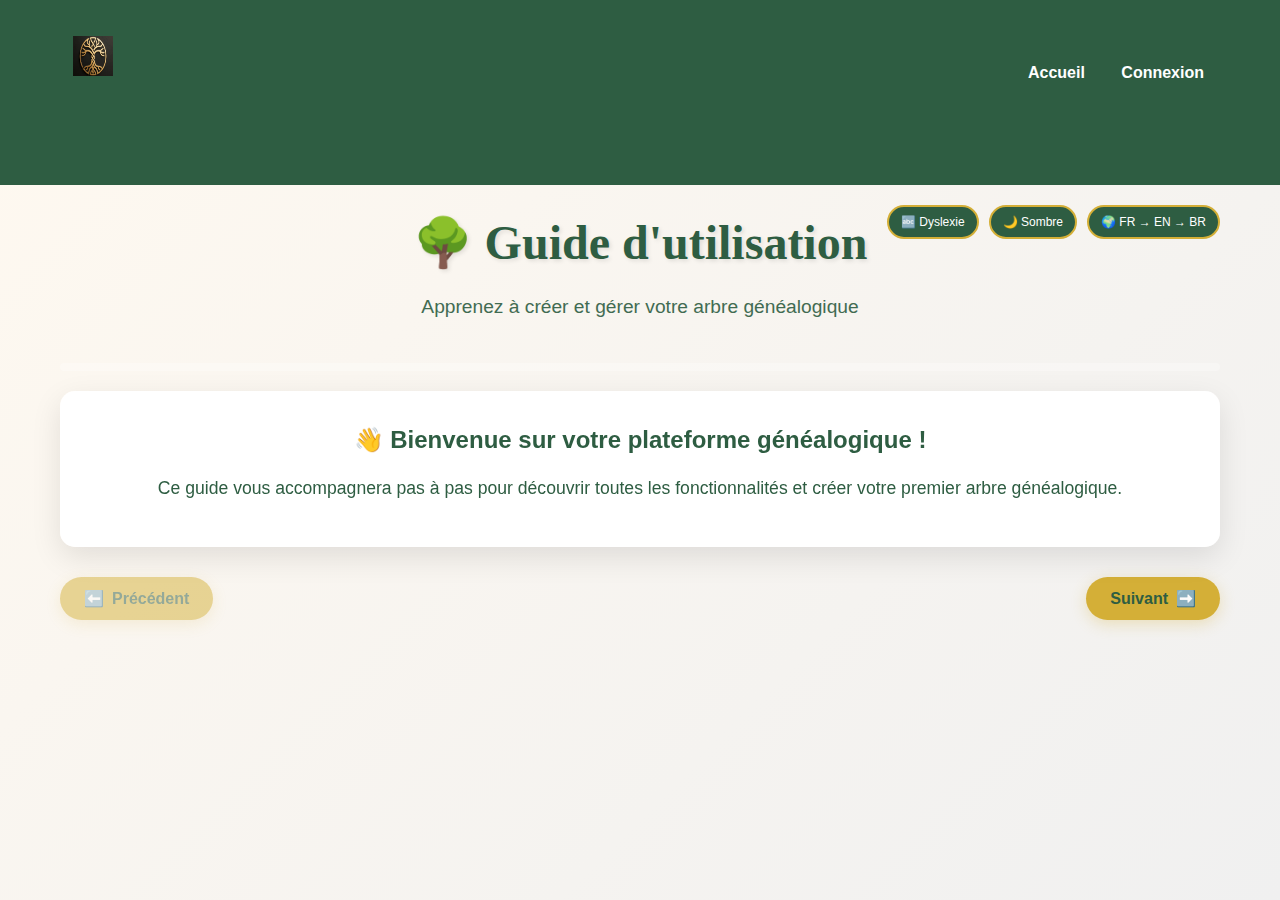
<file: tutoriel/tutorials.html>
<!DOCTYPE html>
<html lang="fr">
<head>
    <meta charset="UTF-8" />
    <meta name="viewport" content="width=device-width, initial-scale=1.0" />
    <title>Guide d'utilisation - Mon Arbre Généalogique</title>
    
    <!-- Feuille de style CSS -->
    <link rel="stylesheet" href="tutorials.css" />
    
    <!-- Police OpenDyslexic -->
    <link href="https://fonts.cdnfonts.com/css/open-dyslexic" rel="stylesheet" />
</head>
<body>
        <!-- === HEADER === -->
    <header>
        <div class="container">
    <div class="logo">
    <a href="#" onclick="openModal('logo-modal')" class="logo-icon">
        <img src="../img/logo.png" alt="Yggdrasil Logo" style="width: 40px; height: 40px;">
    </a>
    <div class="logo-text">Yggdrasil</div>
</div>
            <nav>
                <a href="http://localhost:8080/projet_final/projet-final-yggdrasil/dashboard.html">Accueil</a>
                <a href="http://localhost:8080/projet_final/projet-final-yggdrasil/login.html">Connexion</a>
            </nav>
        </div>
    </header>
    <!-- === CONTENU PRINCIPAL === -->
    <div class="container">
        <div class="header">
            <h1>🌳 <span data-i18n="title">Guide d'utilisation</span></h1>
            <p><span data-i18n="subtitle">Apprenez à créer et gérer votre arbre généalogique</span></p>

            <!-- Boutons d'accessibilité -->
            <div class="accessibility-controls">
                <button id="dyslexia-toggle" class="accessibility-btn" aria-label="Activer le mode dyslexie">
                    🔤 <span data-i18n="access.dyslexia">Dyslexie</span>
                </button>
                <button id="theme-toggle" class="accessibility-btn" aria-label="Basculer le thème">
                    🌙 <span data-i18n="access.dark">Sombre</span>
                </button>
                <button id="lang-toggle" class="accessibility-btn" aria-label="Changer la langue">
                    🌍 <span id="lang-text">FR → EN → BR</span>
                </button>
            </div>
        </div>

        <!-- Modal pour l'image agrandie -->
<div id="logo-modal" class="modal">
    <div class="modal-content">
        <span class="modal-close">&times;</span>
        <img src="../img/logo.png" alt="Logo Yggdrasil" class="modal-img">
    </div>
</div>

        <!-- Barre de progression -->
        <div class="progress-tracker">
            <div class="progress-fill" id="progressBar"></div>
        </div>

        <!-- Bienvenue -->
        <div class="welcome-banner" id="welcome">
            <h2>👋 <span data-i18n="welcome.title">Bienvenue sur votre plateforme généalogique !</span></h2>
            <p style="font-size: 1.1em; margin: 15px 0;">
                <span data-i18n="welcome.text">Ce guide vous accompagnera pas à pas pour découvrir toutes les fonctionnalités et créer votre premier arbre généalogique.</span>
            </p>
        </div>

        <!-- Étape 1: Premiers pas -->
        <div class="tutorial-section hidden" id="step1">
            <h2><span class="step-number">1</span> Premiers pas - Créer votre profil</h2>
            <p>Commencez par vous ajouter comme première personne de votre arbre généalogique. C'est le point de départ de votre histoire familiale !</p>
            
            <div class="demo-interface">
                <div class="mock-toolbar">
                    <div class="mock-button active">✏️ Modifier mon profil</div>
                    <div class="mock-button">📷 Ajouter une photo</div>
                    <div class="mock-button">📄 Documents</div>
                </div>
                <div class="tree-simulation">
                    <div class="person-node" id="user-node" onclick="simulateClick()">
                        VOUS
                    </div>
                </div>
            </div>

            <div class="tips-grid">
                <div class="tip-card">
                    <h4>🏷️ Informations essentielles</h4>
                    <p>Ajoutez votre nom, date de naissance, lieu de naissance. Ces informations aideront à identifier les connexions familiales.</p>
                </div>
                <div class="tip-card">
                    <h4>📸 Photo de profil</h4>
                    <p>Une photo récente vous aidera, vous et votre famille, à naviguer plus facilement dans l'arbre.</p>
                </div>
                <div class="tip-card">
                    <h4>🔒 Confidentialité</h4>
                    <p>Vous pouvez contrôler qui voit quelles informations. Commencez privé et partagez selon vos souhaits.</p>
                </div>
            </div>
        </div>

        <!-- Étape 2: Ajouter des proches -->
        <div class="tutorial-section hidden" id="step2">
            <h2><span class="step-number">2</span> Ajouter vos proches</h2>
            <p>Maintenant, construisons votre famille ! Commencez par vos parents, puis vos enfants, et étendez progressivement.</p>

            <div class="demo-interface">
                <div class="mock-toolbar">
                    <div class="mock-button" onclick="addFamily('parent')">👨‍👩‍👦 Ajouter un parent</div>
                    <div class="mock-button" onclick="addFamily('child')">👶 Ajouter un enfant</div>
                    <div class="mock-button" onclick="addFamily('spouse')">💑 Ajouter conjoint</div>
                    <div class="mock-button" onclick="addFamily('sibling')">👫 Ajouter frère/sœur</div>
                </div>
                <div class="tree-simulation" id="family-tree">
                    <div class="person-node" style="position: absolute; top: 50px; left: 200px;">Papa</div>
                    <div class="person-node" style="position: absolute; top: 50px; right: 200px;">Maman</div>
                    <div class="person-node selected" style="position: absolute; top: 150px; left: 50%; transform: translateX(-50%);">VOUS</div>
                    <div class="connection-line" style="top: 80px; left: 230px; width: 200px;"></div>
                    <div class="connection-line" style="top: 80px; left: 50%; transform: translateX(-50%); height: 70px; width: 2px;"></div>
                </div>
            </div>

            <div class="tips-grid">
                <div class="tip-card">
                    <h4>📝 Ordre recommandé</h4>
                    <p>1. Parents → 2. Conjoint → 3. Enfants → 4. Frères/sœurs → 5. Grands-parents</p>
                </div>
                <div class="tip-card">
                    <h4>🤔 Informations manquantes</h4>
                    <p>Pas de problème ! Vous pouvez créer une personne avec juste un prénom et compléter plus tard.</p>
                </div>
                <div class="tip-card">
                    <h4>🔄 Relations complexes</h4>
                    <p>Divorces, remariages, adoptions... Le site gère tous types de situations familiales.</p>
                </div>
            </div>
        </div>

        <!-- Étape 3: Personnaliser -->
        <div class="tutorial-section hidden" id="step3">
            <h2><span class="step-number">3</span> Enrichir avec photos et souvenirs</h2>
            <p>Donnez vie à votre arbre en ajoutant des photos, documents et anecdotes qui racontent votre histoire familiale.</p>

            <div class="demo-interface">
                <div class="mock-toolbar">
                    <div class="mock-button">📸 Photos</div>
                    <div class="mock-button">📄 Documents</div>
                    <div class="mock-button">📝 Biographie</div>
                    <div class="mock-button">🎂 Événements</div>
                    <div class="mock-button">📍 Lieux</div>
                </div>
                <div class="tree-simulation" style="padding: 20px;">
                    <div style="display: grid; grid-template-columns: repeat(3, 1fr); gap: 15px;">
                        <div style="text-align: center;">
                            <div class="person-node" style="position: relative; margin: 0 auto;">GP</div>
                            <small>📷 3 photos</small>
                        </div>
                        <div style="text-align: center;">
                            <div class="person-node" style="position: relative; margin: 0 auto;">Papa</div>
                            <small>📄 Acte naissance</small>
                        </div>
                        <div style="text-align: center;">
                            <div class="person-node selected" style="position: relative; margin: 0 auto;">VOUS</div>
                            <small>📝 Biographie</small>
                        </div>
                    </div>
                </div>
            </div>

            <div class="tips-grid">
                <div class="tip-card">
                    <h4>📷 Types de photos</h4>
                    <p>Portraits, photos de famille, documents d'identité anciens, photos de mariage...</p>
                </div>
                <div class="tip-card">
                    <h4>📄 Documents utiles</h4>
                    <p>Actes de naissance, mariage, décès, livrets militaires, faire-parts, lettres...</p>
                </div>
                <div class="tip-card">
                    <h4>📝 Biographies</h4>
                    <p>Racontez leur histoire : métier, hobbies, anecdotes, traits de caractère...</p>
                </div>
                <div class="tip-card">
                    <h4>🎂 Événements importants</h4>
                    <p>Dates de mariage, déménagements, diplômes, événements marquants...</p>
                </div>
            </div>
        </div>

        <!-- Étape 4: Navigation et exploration -->
        <div class="tutorial-section hidden" id="step4">
            <h2><span class="step-number">4</span> Explorer et naviguer</h2>
            <p>Découvrez toutes les façons de naviguer et explorer votre arbre généalogique.</p>

            <div class="demo-interface">
                <div class="mock-toolbar">
                    <div class="mock-button">🔍 Rechercher</div>
                    <div class="mock-button">🗺️ Vue d'ensemble</div>
                    <div class="mock-button">📊 Statistiques</div>
                    <div class="mock-button">📅 Chronologie</div>
                    <div class="mock-button">🎯 Centrer sur...</div>
                </div>
                <div class="tree-simulation" style="padding: 20px;">
                    <div style="text-align: center; margin-bottom: 20px;">
                        <input type="text" placeholder="🔍 Rechercher une personne..." style="padding: 10px; border-radius: 20px; border: 1px solid #ccc; width: 250px;">
                    </div>
                    <div style="display: grid; grid-template-columns: repeat(4, 1fr); gap: 10px;">
                        <div class="person-node" style="font-size: 10px;">Arrière-GP</div>
                        <div class="person-node" style="font-size: 10px;">Arrière-GM</div>
                        <div class="person-node" style="font-size: 10px;">GP</div>
                        <div class="person-node" style="font-size: 10px;">GM</div>
                        <div class="person-node">Papa</div>
                        <div class="person-node">Maman</div>
                        <div class="person-node selected">VOUS</div>
                        <div class="person-node" style="font-size: 10px;">Enfant</div>
                    </div>
                </div>
            </div>

            <div class="tips-grid">
                <div class="tip-card">
                    <h4>🔍 Recherche intelligente</h4>
                    <p>Recherchez par nom, date, lieu ou même profession pour retrouver rapidement une personne.</p>
                </div>
                <div class="tip-card">
                    <h4>🎯 Navigation rapide</h4>
                    <p>Double-cliquez sur une personne pour la centrer, utilisez la molette pour zoomer.</p>
                </div>
                <div class="tip-card">
                    <h4>📊 Vue statistiques</h4>
                    <p>Découvrez des informations sur votre famille : nombre de personnes, répartition géographique...</p>
                </div>
                <div class="tip-card">
                    <h4>📅 Chronologie</h4>
                    <p>Visualisez l'histoire de votre famille sur une ligne temporelle interactive.</p>
                </div>
            </div>
        </div>

        <!-- Étape 5: Fonctionnalités avancées -->
        <div class="tutorial-section hidden" id="step5">
            <h2><span class="step-number">5</span> Fonctionnalités avancées</h2>
            <p>Découvrez les fonctionnalités qui vous aideront à aller plus loin dans votre recherche généalogique.</p>

            <div class="feature-grid">
                <div class="feature-card">
                    <span class="feature-icon">🤝</span>
                    <h3>Partage et collaboration</h3>
                    <p>Invitez des membres de la famille à contribuer et enrichir l'arbre ensemble.</p>
                </div>
                <div class="feature-card">
                    <span class="feature-icon">📤</span>
                    <h3>Export et sauvegarde</h3>
                    <p>Exportez votre arbre en PDF, ou sauvegardez vos données en format GEDCOM.</p>
                </div>
                <div class="feature-card">
                    <span class="feature-icon">🔔</span>
                    <h3>Rappels et anniversaires</h3>
                    <p>Recevez des notifications pour les anniversaires et dates importantes.</p>
                </div>
                <div class="feature-card">
                    <span class="feature-icon">🌐</span>
                    <h3>Recherche externe</h3>
                    <p>Connectez-vous aux archives publiques et bases généalogiques.</p>
                </div>
            </div>

            <div class="highlight-box">
                <h3>🎓 Vous êtes maintenant prêt !</h3>
                <p>Félicitations ! Vous avez découvert toutes les fonctionnalités principales. N'hésitez pas à explorer et expérimenter. L'aide est toujours disponible dans le menu.</p>
            </div>
        </div>

        <!-- Navigation -->
        <div class="navigation-buttons">
            <button class="nav-btn" id="prevBtn" onclick="previousStep()" disabled>
                ⬅️ <span data-i18n="nav.prev">Précédent</span>
            </button>
            <button class="nav-btn" id="nextBtn" onclick="nextStep()">
                <span data-i18n="nav.next">Suivant</span> ➡️
            </button>
        </div>
    </div>

    <!-- Script JavaScript -->
    <script src="tutorials.js"></script>
</body>
</html>
</file>
<file: tutoriel/tutorials.css>
/* === STYLES DE BASE === */
* {
    margin: 0;
    padding: 0;
    box-sizing: border-box;
}

:root {
    --forest-green: #2E5D42;
    --gold: #D4AF37;
    --cream: #F8F5F0;
    --light-cream: #FFF9F0;
    --text-dark: #ffffff;
    --text-light: #000000;
    --border-color: #E0D8C8;
    --bg-body: #FFF9F0;
    --bg-section: #FFF9F0;
    --header-bg: #2E5D42;
    --text-color: #333333;
    --card-bg: #FFFFFF;
    --footer-bg: #2E5D42;
    color-scheme: light;
}

body {
    font-family: 'Lato', Arial, sans-serif;
    line-height: 1.6;
    color: var(--text-color);
    background: linear-gradient(135deg, var(--bg-body), #f0f0f0);
    min-height: 100vh;
    transition: all 0.3s ease;
}

.container {
    max-width: 1200px;
    margin: 0 auto;
    padding: 20px;
    text-align: center;
    color: var(--forest-green);
    margin-bottom: 40px;
    animation: fadeInDown 1s ease-out;
    position: relative;
}

/* === HEADER === */
.header {
    text-align: center;
    color: var(--forest-green);
    margin-bottom: 40px;
    animation: fadeInDown 1s ease-out;
    position: relative;
}

.header h1 {
    font-size: 3em;
    margin-bottom: 10px;
    text-shadow: 2px 2px 4px rgba(0,0,0,0.1);
    font-family: 'Cormorant Garamond', serif;
}

.header p {
    font-size: 1.2em;
    opacity: 0.9;
    margin-bottom: 20px;
}

/* === CONTRÔLES D'ACCESSIBILITÉ === */
.accessibility-controls {
    position: absolute;
    top: 0;
    right: 0;
    display: flex;
    gap: 10px;
    flex-wrap: wrap;
}

.accessibility-btn {
    background: var(--forest-green);
    color: white;
    border: 2px solid var(--gold);
    padding: 8px 12px;
    border-radius: 20px;
    cursor: pointer;
    font-size: 12px;
    transition: all 0.3s ease;
    backdrop-filter: blur(10px);
}

.accessibility-btn:hover {
    background: var(--gold);
    color: var(--forest-green);
    transform: translateY(-2px);
}

.accessibility-btn:focus {
    outline: 2px solid var(--gold);
    outline-offset: 2px;
}

.accessibility-btn.active {
    background: var(--gold);
    color: var(--forest-green);
    border-color: var(--forest-green);
}

/* === BARRE DE PROGRESSION === */
.progress-tracker {
    background: rgba(255,255,255,0.3);
    height: 8px;
    border-radius: 4px;
    margin: 20px 0;
    overflow: hidden;
}

.progress-fill {
    height: 100%;
    background: linear-gradient(90deg, var(--gold), var(--forest-green));
    width: 0%;
    transition: width 0.5s ease;
    border-radius: 4px;
}

/* === MODAL POUR IMAGE AGRANDIE === */
.modal {
    display: none;
    position: fixed;
    z-index: 1000;
    left: 0;
    top: 0;
    width: 100%;
    height: 100%;
    background-color: rgba(0,0,0,0.8);
}

.modal-content {
    background: white;
    margin: 5% auto;
    padding: 20px;
    border-radius: 10px;
    max-width: 80%;
    max-height: 80%;
    overflow: auto;
}

.modal-img {
    max-width: 100%;
    height: auto;
    border-radius: 10px;
}

.modal-close {
    color: #aaa;
    float: right;
    font-size: 28px;
    font-weight: bold;
    cursor: pointer;
}

.modal-close:hover,
.modal-close:focus {
    color: black;
    text-decoration: none;
    cursor: pointer;
}

/* === SECTIONS PRINCIPALES === */
.welcome-banner {
    background: rgba(255, 255, 255, 0.95);
    border-radius: 15px;
    padding: 30px;
    margin-bottom: 30px;
    text-align: center;
    box-shadow: 0 10px 30px rgba(0,0,0,0.1);
    backdrop-filter: blur(10px);
    animation: fadeInUp 1s ease-out;
}

.tutorial-section {
    background: rgba(255, 255, 255, 0.95);
    border-radius: 15px;
    padding: 30px;
    margin-bottom: 30px;
    box-shadow: 0 10px 30px rgba(0,0,0,0.1);
    backdrop-filter: blur(10px);
    animation: fadeInUp 1s ease-out;
}

.tutorial-section h2 {
    color: var(--forest-green);
    border-bottom: 3px solid var(--gold);
    padding-bottom: 10px;
    margin-bottom: 20px;
    font-size: 1.8em;
    font-family: 'Cormorant Garamond', serif;
    display: flex;
    align-items: center;
    gap: 15px;
}

.step-number {
    background: var(--forest-green);
    color: white;
    border-radius: 50%;
    width: 40px;
    height: 40px;
    display: flex;
    align-items: center;
    justify-content: center;
    font-weight: bold;
    font-size: 1.2em;
    flex-shrink: 0;
}

/* === GRILLE DES FONCTIONNALITÉS === */
.feature-grid {
    display: grid;
    grid-template-columns: repeat(auto-fit, minmax(280px, 1fr));
    gap: 20px;
    margin: 20px 0;
}

.feature-card {
    background: var(--card-bg);
    border: 2px solid var(--border-color);
    border-radius: 12px;
    padding: 20px;
    text-align: center;
    transition: all 0.3s ease;
    cursor: pointer;
}

.feature-card:hover {
    transform: translateY(-5px);
    box-shadow: 0 8px 25px rgba(46, 93, 66, 0.2);
    border-color: var(--gold);
}

.feature-icon {
    font-size: 3em;
    margin-bottom: 15px;
    display: block;
    color: var(--forest-green);
}

/* === INTERFACE DE DÉMONSTRATION === */
.demo-interface {
    background: #f7fafc;
    border: 2px solid var(--border-color);
    border-radius: 12px;
    padding: 20px;
    margin: 20px 0;
}

.mock-toolbar {
    background: var(--forest-green);
    color: white;
    padding: 15px;
    border-radius: 8px 8px 0 0;
    display: flex;
    gap: 10px;
    align-items: center;
    flex-wrap: wrap;
}

.mock-button {
    background: var(--gold);
    color: var(--forest-green);
    border: none;
    padding: 8px 16px;
    border-radius: 6px;
    cursor: pointer;
    font-size: 14px;
    transition: all 0.2s;
    display: flex;
    align-items: center;
    gap: 5px;
    font-weight: 500;
}

.mock-button:hover {
    background: white;
    color: var(--forest-green);
    transform: scale(1.05);
}

.mock-button.active {
    background: #38a169;
}

/* === SIMULATION D'ARBRE === */
.tree-simulation {
    background: white;
    min-height: 300px;
    border-radius: 0 0 8px 8px;
    position: relative;
    overflow: hidden;
    display: flex;
    align-items: center;
    justify-content: center;
}

.person-node {
    background: var(--forest-green);
    color: white;
    border-radius: 50%;
    width: 60px;
    height: 60px;
    display: flex;
    align-items: center;
    justify-content: center;
    margin: 10px;
    cursor: pointer;
    transition: all 0.3s ease;
    position: relative;
    font-weight: bold;
    font-size: 12px;
    text-align: center;
    line-height: 1.2;
}

.person-node:hover {
    background: var(--gold);
    transform: scale(1.1);
}

.person-node.selected {
    background: #38a169;
    animation: pulse 2s infinite;
}

.connection-line {
    position: absolute;
    background: #a0aec0;
    height: 2px;
    z-index: 1;
}

/* === GRILLE DES CONSEILS === */
.tips-grid {
    display: grid;
    grid-template-columns: repeat(auto-fit, minmax(250px, 1fr));
    gap: 15px;
    margin: 20px 0;
}

.tip-card {
    background: var(--light-cream);
    border-left: 4px solid var(--forest-green);
    padding: 20px;
    border-radius: 8px;
    box-shadow: 0 2px 10px rgba(0,0,0,0.1);
    transition: all 0.3s ease;
}

.tip-card:hover {
    transform: translateY(-3px);
    box-shadow: 0 5px 20px rgba(0,0,0,0.15);
}

.tip-card h4 {
    color: var(--forest-green);
    margin-bottom: 10px;
    font-size: 1.1em;
    font-weight: 600;
}

/* === BOÎTE DE MISE EN ÉVIDENCE === */
.highlight-box {
    background: #fff9ed;
    border: 2px solid var(--gold);
    border-radius: 12px;
    padding: 20px;
    margin: 20px 0;
    text-align: center;
    color: var(--text-color);
}

/* === BOUTONS DE NAVIGATION === */
.navigation-buttons {
    display: flex;
    justify-content: space-between;
    margin: 30px 0;
    flex-wrap: wrap;
    gap: 15px;
}

.nav-btn {
    background: var(--gold);
    color: var(--forest-green);
    border: none;
    padding: 12px 24px;
    border-radius: 25px;
    cursor: pointer;
    font-size: 16px;
    transition: all 0.3s ease;
    box-shadow: 0 4px 15px rgba(212, 175, 55, 0.3);
    font-weight: bold;
    display: flex;
    align-items: center;
    gap: 8px;
    min-width: 120px;
    justify-content: center;
    font-family: 'Lato', sans-serif;
}

.nav-btn:hover:not(:disabled) {
    background: white;
    color: var(--forest-green);
    transform: translateY(-2px);
    box-shadow: 0 6px 20px rgba(212, 175, 55, 0.4);
}

.nav-btn:focus {
    outline: 2px solid var(--gold);
    outline-offset: 2px;
}

.nav-btn:disabled {
    opacity: 0.5;
    cursor: not-allowed;
    transform: none;
}

/* === ANIMATIONS === */
@keyframes fadeInDown {
    from { 
        opacity: 0; 
        transform: translateY(-30px); 
    }
    to { 
        opacity: 1; 
        transform: translateY(0); 
    }
}

@keyframes fadeInUp {
    from { 
        opacity: 0; 
        transform: translateY(30px); 
    }
    to { 
        opacity: 1; 
        transform: translateY(0); 
    }
}

@keyframes pulse {
    0%, 100% { 
        transform: scale(1); 
    }
    50% { 
        transform: scale(1.1); 
    }
}

/* === UTILITAIRES === */
.hidden {
    display: none !important;
}

  /* === HEADER & FOOTER === */
header {
    background-color: var(--header-bg);
    color: white;
    padding: 1rem 0;
    position: sticky;
    top: 0;
    z-index: 100;
    width: 100%;
}

header .container {
    display: flex;
    justify-content: space-between;
    align-items: center;
}

header nav a {
    color: white;
    text-decoration: none;
    margin: 0 1rem;
    font-weight: bold;
    transition: color 0.3s;
}

footer {
    background-color: var(--footer-bg);
    color: white;
    padding: 2rem 0;
    text-align: center;
    font-size: 0.9rem;
    margin-top: auto;
    width: 100%;
}

footer a {
    color: var(--gold);
    text-decoration: none;
    margin: 0 0.5rem;
    transition: color 0.3s;
}

footer a:hover {
    color: white;
    text-decoration: underline;
}

/* === RESPONSIVE === */
@media (max-width: 768px) {
    .header h1 { 
        font-size: 2em; 
    }
    
    .tutorial-section { 
        padding: 20px; 
    }
    
    .navigation-buttons { 
        justify-content: center; 
        flex-direction: column;
        align-items: center;
    }
    
    .nav-btn {
        width: 100%;
        max-width: 300px;
    }
    
    .mock-toolbar { 
        flex-direction: column; 
        align-items: stretch; 
    }
    
    .mock-button { 
        justify-content: center; 
    }
    
    .accessibility-controls { 
        position: relative; 
        top: auto; 
        right: auto; 
        justify-content: center; 
        margin-top: 20px; 
    }
    
    .tips-grid,
    .feature-grid {
        grid-template-columns: 1fr;
    }
}

@media (max-width: 480px) {
    .container {
        padding: 10px;
    }
    
    .header h1 {
        font-size: 1.8em;
    }
    
    .tutorial-section h2 {
        font-size: 1.5em;
        flex-direction: column;
        text-align: center;
        gap: 10px;
    }
    
    .person-node {
        width: 50px;
        height: 50px;
        font-size: 10px;
    }
  
}
</file>
